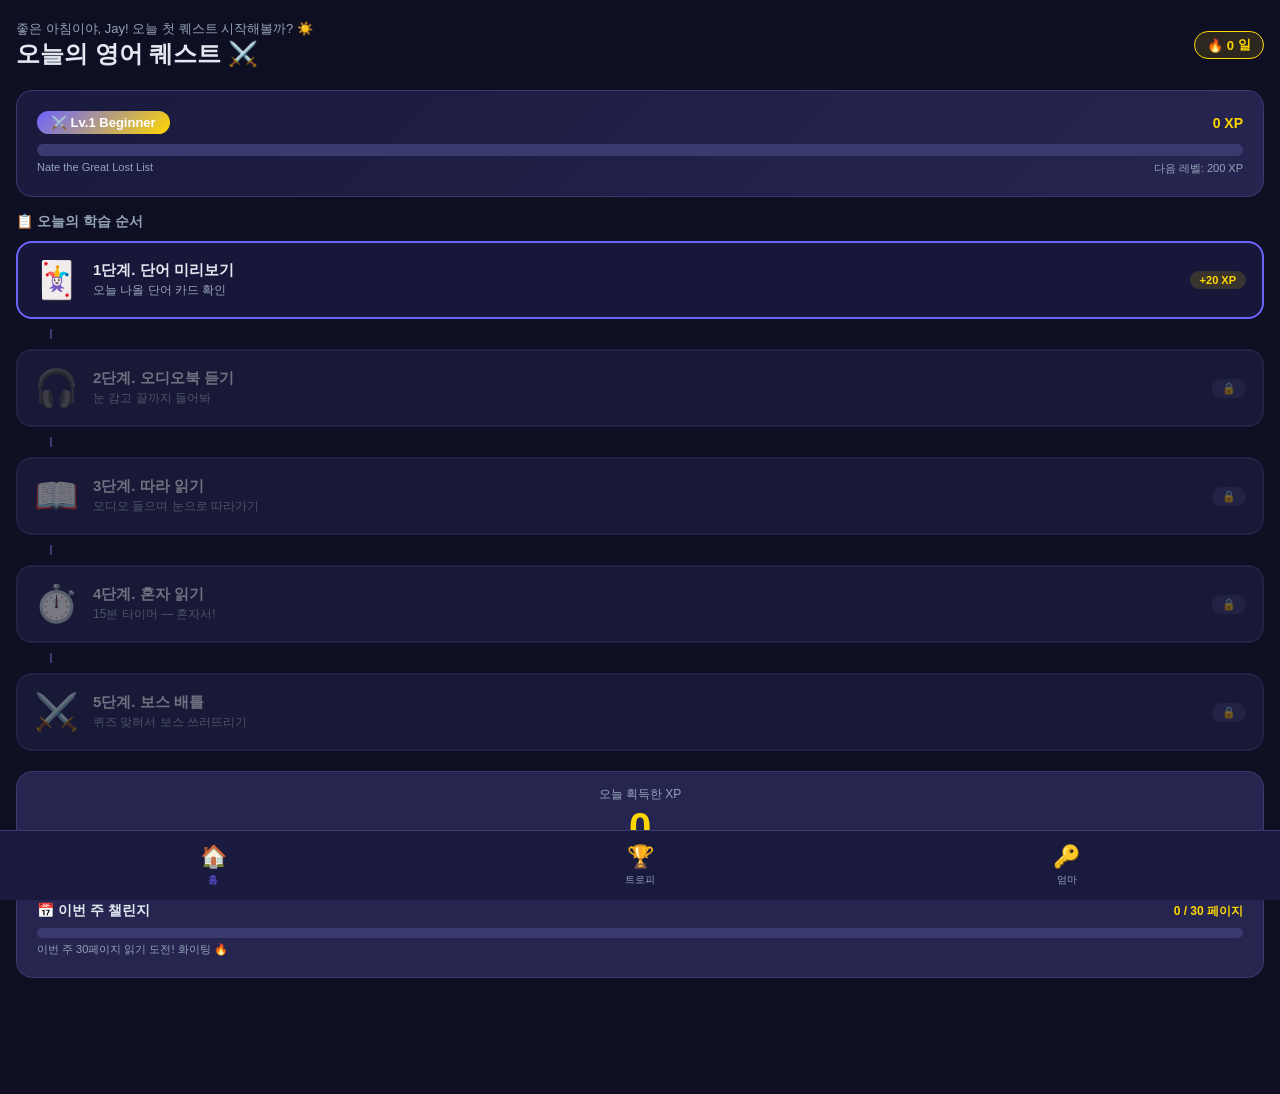
<file: index.html>
<!DOCTYPE html>
<html lang="ko">
<head>
  <meta charset="UTF-8">
  <meta name="viewport" content="width=device-width, initial-scale=1.0, maximum-scale=1.0, user-scalable=no">
  <meta name="apple-mobile-web-app-capable" content="yes">
  <meta name="apple-mobile-web-app-status-bar-style" content="black-translucent">
  <meta name="apple-mobile-web-app-title" content="Jay's Quest">
  <meta name="theme-color" content="#0f0f23">
  <link rel="manifest" href="manifest.json">
  <title>Jay's English Quest</title>
  <style>
    :root {
      --bg: #0f0f23;
      --surface: #1a1a3e;
      --card: #252550;
      --border: #3a3a6e;
      --primary: #6c63ff;
      --accent: #ffd700;
      --success: #4ade80;
      --danger: #f87171;
      --text: #e2e8f0;
      --text-muted: #94a3b8;
      --nav-height: 70px;
    }
    * { box-sizing: border-box; margin: 0; padding: 0; -webkit-tap-highlight-color: transparent; }
    body {
      font-family: -apple-system, BlinkMacSystemFont, 'Segoe UI', sans-serif;
      background: var(--bg);
      color: var(--text);
      min-height: 100vh;
      overflow-x: hidden;
    }
    .screen {
      display: none;
      min-height: calc(100vh - var(--nav-height));
      padding: 20px 16px;
      padding-bottom: calc(var(--nav-height) + 30px);
      padding-top: max(env(safe-area-inset-top, 0px), 20px);
      overflow-y: auto;
    }
    .screen.active { display: block; }
    .bottom-nav {
      position: fixed;
      bottom: 0; left: 0; right: 0;
      height: var(--nav-height);
      background: var(--surface);
      border-top: 1px solid var(--border);
      display: flex;
      align-items: center;
      justify-content: space-around;
      padding-bottom: env(safe-area-inset-bottom, 0);
      z-index: 100;
    }
    .nav-btn {
      flex: 1;
      display: flex;
      flex-direction: column;
      align-items: center;
      gap: 3px;
      padding: 8px 0;
      background: none;
      border: none;
      color: var(--text-muted);
      font-size: 10px;
      cursor: pointer;
      transition: color 0.2s;
    }
    .nav-btn .icon { font-size: 22px; }
    .nav-btn.active { color: var(--primary); }
    .card {
      background: var(--card);
      border-radius: 16px;
      padding: 20px;
      margin-bottom: 16px;
      border: 1px solid var(--border);
    }
    .xp-bar-bg {
      background: var(--border);
      border-radius: 100px;
      height: 12px;
      overflow: hidden;
    }
    .xp-bar-fill {
      height: 100%;
      background: linear-gradient(90deg, var(--primary), var(--accent));
      border-radius: 100px;
      transition: width 0.8s ease;
    }
    .btn {
      display: inline-flex;
      align-items: center;
      justify-content: center;
      gap: 8px;
      padding: 14px 24px;
      border-radius: 12px;
      border: none;
      font-size: 16px;
      font-weight: 600;
      cursor: pointer;
      transition: transform 0.1s, opacity 0.2s;
      width: 100%;
    }
    .btn:active { transform: scale(0.97); }
    .btn:disabled { opacity: 0.5; cursor: default; }
    .btn-primary { background: var(--primary); color: white; }
    .btn-success { background: var(--success); color: #0f0f23; }
    .btn-accent { background: var(--accent); color: #0f0f23; }
    .btn-outline { background: transparent; border: 2px solid var(--border); color: var(--text); }
    .level-badge {
      display: inline-flex;
      align-items: center;
      gap: 6px;
      background: linear-gradient(135deg, var(--primary), var(--accent));
      border-radius: 100px;
      padding: 4px 14px;
      font-size: 13px;
      font-weight: 700;
      color: white;
    }
    .activity-row {
      display: flex;
      align-items: center;
      justify-content: space-between;
      padding: 14px 0;
      border-bottom: 1px solid var(--border);
      cursor: pointer;
    }
    .activity-row:last-child { border-bottom: none; }
    .activity-check {
      width: 28px; height: 28px;
      border-radius: 50%;
      display: flex;
      align-items: center;
      justify-content: center;
      font-size: 14px;
      font-weight: bold;
    }
    .check-done { background: var(--success); color: #0f0f23; }
    .check-pending { background: var(--border); color: var(--text-muted); }
    /* Flashcard */
    .flip-card-container { perspective: 1000px; height: 210px; margin-bottom: 24px; }
    .flip-card {
      width: 100%; height: 100%;
      position: relative;
      transform-style: preserve-3d;
      transition: transform 0.6s ease;
      cursor: pointer;
    }
    .flip-card.flipped { transform: rotateY(180deg); }
    .flip-card-front, .flip-card-back {
      position: absolute;
      width: 100%; height: 100%;
      backface-visibility: hidden;
      border-radius: 20px;
      display: flex;
      flex-direction: column;
      align-items: center;
      justify-content: center;
      padding: 24px;
      text-align: center;
    }
    .flip-card-front { background: linear-gradient(135deg, var(--primary), #9c5fff); }
    .flip-card-back { background: linear-gradient(135deg, #1e3a5f, #2d5986); transform: rotateY(180deg); }
    .word-text { font-size: 34px; font-weight: 800; color: white; margin-bottom: 8px; }
    .word-hint { font-size: 13px; color: rgba(255,255,255,0.65); }
    .meaning-text { font-size: 26px; font-weight: 700; color: white; margin-bottom: 10px; }
    .example-text { font-size: 13px; color: rgba(255,255,255,0.8); font-style: italic; line-height: 1.5; }
    /* Timer */
    .timer-display {
      font-size: 72px;
      font-weight: 800;
      text-align: center;
      color: var(--accent);
      font-variant-numeric: tabular-nums;
      letter-spacing: -2px;
      margin: 8px 0 20px;
    }
    .timer-ring { transform: rotate(-90deg); }
    .timer-ring-bg { fill: none; stroke: var(--border); stroke-width: 8; }
    .timer-ring-progress {
      fill: none; stroke: var(--accent); stroke-width: 8;
      stroke-linecap: round;
      transition: stroke-dashoffset 1s linear;
    }
    /* XP Popup */
    .xp-popup {
      position: fixed;
      top: 50%; left: 50%;
      transform: translate(-50%, -50%) scale(0);
      background: linear-gradient(135deg, var(--primary), var(--accent));
      border-radius: 24px;
      padding: 36px 48px;
      text-align: center;
      z-index: 1000;
      transition: transform 0.3s cubic-bezier(0.34, 1.56, 0.64, 1);
    }
    .xp-popup.show { transform: translate(-50%, -50%) scale(1); }
    .xp-popup-text { font-size: 52px; font-weight: 800; color: white; }
    .xp-popup-sub { font-size: 18px; color: rgba(255,255,255,0.9); margin-top: 6px; }
    .overlay {
      position: fixed; inset: 0;
      background: rgba(0,0,0,0.7);
      z-index: 999;
      display: none;
    }
    .overlay.show { display: block; }
    /* Mission */
    .mission-card {
      background: var(--card);
      border: 2px solid var(--border);
      border-radius: 16px;
      padding: 18px;
      margin-bottom: 12px;
      cursor: pointer;
      transition: border-color 0.2s, transform 0.1s;
    }
    .mission-card:active { transform: scale(0.98); }
    .mission-card.selected { border-color: var(--primary); background: rgba(108,99,255,0.1); }
    .mission-title { font-size: 16px; font-weight: 700; margin-bottom: 4px; }
    .mission-xp { font-size: 13px; color: var(--accent); font-weight: 600; }
    .mission-desc { font-size: 13px; color: var(--text-muted); margin-top: 6px; line-height: 1.5; }
    /* Stats */
    .stat-grid { display: grid; grid-template-columns: 1fr 1fr; gap: 12px; margin-bottom: 20px; }
    .stat-card {
      background: var(--card);
      border-radius: 16px;
      padding: 20px 16px;
      text-align: center;
      border: 1px solid var(--border);
    }
    .stat-value { font-size: 34px; font-weight: 800; color: var(--accent); }
    .stat-label { font-size: 12px; color: var(--text-muted); margin-top: 4px; }
    /* Calendar */
    .calendar-grid { display: grid; grid-template-columns: repeat(7, 1fr); gap: 6px; }
    .cal-day {
      aspect-ratio: 1;
      border-radius: 8px;
      display: flex;
      align-items: center;
      justify-content: center;
      font-size: 11px;
      font-weight: 600;
      background: var(--border);
      color: var(--text-muted);
    }
    .cal-day.done { background: var(--success); color: #0f0f23; }
    .cal-day.today { border: 2px solid var(--primary); }
    /* Badge Grid */
    .badge-grid { display: grid; grid-template-columns: repeat(3, 1fr); gap: 10px; }
    .badge-item { text-align: center; padding: 12px 6px; background: var(--surface); border-radius: 14px; border: 1px solid var(--border); }
    .badge-item.unlocked { border-color: var(--accent); background: rgba(255,215,0,0.08); }
    .badge-item.locked { opacity: 0.35; filter: grayscale(0.6); }
    .badge-emoji { font-size: 26px; margin-bottom: 4px; }
    .badge-name { font-size: 10px; font-weight: 700; line-height: 1.3; color: var(--text-muted); }
    .badge-item.unlocked .badge-name { color: var(--accent); }
    /* Weekly Challenge */
    .challenge-bar-bg { background: var(--border); border-radius: 100px; height: 10px; overflow: hidden; margin: 8px 0 4px; }
    .challenge-bar-fill { height: 100%; border-radius: 100px; background: linear-gradient(90deg, var(--primary), #9c5fff); transition: width 0.5s; }
    /* Analytics Chart */
    .analytics-bar-wrap { display: flex; align-items: flex-end; gap: 4px; height: 60px; margin: 8px 0; }
    .analytics-bar { flex: 1; background: var(--primary); border-radius: 4px 4px 0 0; min-height: 2px; transition: height 0.3s; }
    /* Mom Mode */
    .mom-input {
      background: var(--surface);
      border: 1px solid var(--border);
      border-radius: 12px;
      padding: 12px 16px;
      color: var(--text);
      font-size: 15px;
      width: 100%;
      margin-bottom: 12px;
      outline: none;
    }
    .mom-input:focus { border-color: var(--primary); }
    .mom-label { font-size: 13px; color: var(--text-muted); margin-bottom: 6px; display: block; }
    .section-title {
      font-size: 22px;
      font-weight: 800;
      margin-bottom: 20px;
      display: flex;
      align-items: center;
      gap: 8px;
    }
    .streak-badge {
      display: inline-flex;
      align-items: center;
      gap: 4px;
      background: rgba(255,215,0,0.12);
      border: 1px solid var(--accent);
      border-radius: 100px;
      padding: 4px 12px;
      font-size: 13px;
      color: var(--accent);
      font-weight: 600;
    }
    .word-item {
      display: flex;
      align-items: center;
      justify-content: space-between;
      padding: 10px 12px;
      background: var(--surface);
      border-radius: 10px;
      margin-bottom: 8px;
      border: 1px solid var(--border);
    }
    .delete-btn { background: none; border: none; color: var(--danger); font-size: 18px; cursor: pointer; padding: 4px 8px; }
    /* PIN */
    .pin-screen {
      display: none;
      position: fixed; inset: 0;
      background: var(--bg);
      z-index: 500;
      align-items: center;
      justify-content: center;
      flex-direction: column;
      gap: 24px;
    }
    .pin-screen.show { display: flex; }
    .pin-dots { display: flex; gap: 16px; }
    .pin-dot {
      width: 16px; height: 16px;
      border-radius: 50%;
      border: 2px solid var(--primary);
      transition: background 0.15s;
    }
    .pin-dot.filled { background: var(--primary); }
    .pin-keypad { display: grid; grid-template-columns: repeat(3, 1fr); gap: 12px; width: 280px; }
    .pin-key {
      background: var(--card);
      border: 1px solid var(--border);
      border-radius: 14px;
      padding: 18px;
      font-size: 22px;
      font-weight: 700;
      color: var(--text);
      cursor: pointer;
      text-align: center;
      transition: background 0.1s, transform 0.1s;
    }
    .pin-key:active { background: var(--primary); transform: scale(0.95); }
    /* Animations */
    @keyframes float-up {
      0% { opacity: 1; transform: translateY(0); }
      100% { opacity: 0; transform: translateY(-70px); }
    }
    .float-xp {
      position: fixed;
      font-size: 24px;
      font-weight: 800;
      color: var(--accent);
      pointer-events: none;
      animation: float-up 1.5s ease forwards;
      z-index: 2000;
    }
    @keyframes levelup-bounce {
      0%,100% { transform: scale(1); }
      50% { transform: scale(1.08); }
    }
    .progress-text { text-align: center; font-size: 14px; color: var(--text-muted); margin-bottom: 16px; }
    .ws-dots-row { display: flex; justify-content: center; gap: 8px; }
    /* Mission textarea */
    .mission-textarea {
      width: 100%; box-sizing: border-box;
      background: var(--surface); border: 2px solid var(--border);
      border-radius: 12px; color: var(--text); font-size: 15px;
      padding: 12px; margin-top: 12px; resize: none;
      font-family: inherit; line-height: 1.6; min-height: 90px;
      transition: border-color 0.2s;
    }
    .mission-textarea:focus { outline: none; border-color: var(--primary); }
    .mission-textarea::placeholder { color: var(--text-muted); }
    .char-hint { font-size: 12px; color: var(--text-muted); margin-top: 6px; text-align: right; }
    .word-hint-tag {
      display: inline-block; background: rgba(108,99,255,0.15);
      border: 1px solid var(--primary); border-radius: 20px;
      padding: 3px 10px; font-size: 13px; color: var(--primary);
      font-weight: 600; margin-bottom: 8px;
    }
    /* Submission review (Mom Mode) */
    .submission-card {
      background: var(--surface); border: 2px solid var(--border);
      border-radius: 14px; padding: 16px; margin-bottom: 14px;
    }
    .submission-card .sub-text {
      background: var(--card); border-radius: 10px;
      padding: 10px 12px; font-size: 14px; line-height: 1.7;
      color: var(--text); margin: 10px 0; white-space: pre-wrap;
      border-left: 3px solid var(--primary);
    }
    .xp-btn-group { display: flex; gap: 8px; margin: 10px 0; }
    .xp-btn {
      flex: 1; padding: 8px 0; border: 2px solid var(--border);
      border-radius: 10px; background: var(--card); color: var(--text);
      font-size: 14px; font-weight: 700; cursor: pointer; transition: all 0.15s;
    }
    .xp-btn.selected { border-color: var(--accent); background: rgba(255,215,0,0.12); color: var(--accent); }
    .praise-input {
      width: 100%; box-sizing: border-box; background: var(--surface);
      border: 1px solid var(--border); border-radius: 10px; color: var(--text);
      font-size: 13px; padding: 10px; font-family: inherit; resize: none; height: 56px;
    }
    .praise-input:focus { outline: none; border-color: var(--primary); }
    /* Praise popup */
    .praise-popup {
      position: fixed; top: 50%; left: 50%;
      transform: translate(-50%, -50%) scale(0.8);
      background: var(--card); border: 2px solid var(--accent);
      border-radius: 20px; padding: 32px 24px; text-align: center;
      z-index: 300; min-width: 280px; max-width: 340px;
      box-shadow: 0 8px 32px rgba(0,0,0,0.5);
      opacity: 0; pointer-events: none; transition: all 0.3s;
    }
    .praise-popup.show { opacity: 1; pointer-events: auto; transform: translate(-50%,-50%) scale(1); }
    .praise-msg-box {
      background: var(--surface); border-radius: 12px;
      padding: 12px 16px; margin: 12px 0;
      font-size: 15px; color: var(--text); line-height: 1.6; font-style: italic;
    }
    @keyframes float {
      0%,100% { transform: translateY(0); }
      50%      { transform: translateY(-8px); }
    }
    /* ── QUEST STEPS ── */
    .quest-steps { display: flex; flex-direction: column; gap: 10px; margin-bottom: 20px; }
    .quest-step {
      display: flex; align-items: center; gap: 14px;
      background: var(--card); border: 2px solid var(--border);
      border-radius: 16px; padding: 16px;
      cursor: pointer; transition: border-color 0.2s, transform 0.1s, opacity 0.2s;
      position: relative;
    }
    .quest-step:active { transform: scale(0.98); }
    .quest-step.active-step { border-color: var(--primary); background: rgba(108,99,255,0.1); }
    .quest-step.done-step  { border-color: var(--success); background: rgba(74,222,128,0.07); opacity: 0.75; }
    .quest-step.locked-step { opacity: 0.45; cursor: not-allowed; }
    .step-icon { font-size: 36px; flex-shrink: 0; }
    .step-body { flex: 1; }
    .step-title { font-size: 15px; font-weight: 700; }
    .step-desc  { font-size: 12px; color: var(--text-muted); margin-top: 2px; }
    .step-badge {
      font-size: 11px; font-weight: 700; padding: 3px 10px;
      border-radius: 100px; flex-shrink: 0;
    }
    .badge-todo   { background: rgba(108,99,255,0.15); color: var(--primary); }
    .badge-done   { background: rgba(74,222,128,0.2);  color: var(--success); }
    .badge-locked { background: var(--border); color: var(--text-muted); }
    .badge-xp     { background: rgba(255,215,0,0.15);  color: var(--accent); }
    /* Connector line between steps */
    .step-connector {
      width: 2px; height: 10px; background: var(--border);
      margin: 0 auto; margin-left: 34px;
    }
    /* Listening mode */
    .timer-ring-progress.listening-mode { stroke: var(--primary); }
    .timer-display.listening-mode { color: var(--primary); }
    .mode-toggle-btn {
      flex:1; padding:10px 8px; border:2px solid var(--border);
      border-radius:12px; background:var(--card); color:var(--text-muted);
      font-size:14px; font-weight:600; cursor:pointer; transition:all 0.15s;
    }
    .mode-toggle-btn.active-read  { border-color:var(--accent);  background:rgba(255,215,0,0.1);  color:var(--accent);  }
    .mode-toggle-btn.active-listen{ border-color:var(--primary); background:rgba(108,99,255,0.1); color:var(--primary); }
  </style>
</head>
<body>

<!-- PIN Screen -->
<div class="pin-screen" id="pinScreen">
  <div style="font-size:28px;font-weight:800;">🔑 엄마 모드</div>
  <div style="font-size:14px;color:var(--text-muted)">PIN 4자리를 입력하세요</div>
  <div class="pin-dots">
    <div class="pin-dot" id="dot0"></div>
    <div class="pin-dot" id="dot1"></div>
    <div class="pin-dot" id="dot2"></div>
    <div class="pin-dot" id="dot3"></div>
  </div>
  <div class="pin-keypad">
    <div class="pin-key" onclick="pinInput('1')">1</div>
    <div class="pin-key" onclick="pinInput('2')">2</div>
    <div class="pin-key" onclick="pinInput('3')">3</div>
    <div class="pin-key" onclick="pinInput('4')">4</div>
    <div class="pin-key" onclick="pinInput('5')">5</div>
    <div class="pin-key" onclick="pinInput('6')">6</div>
    <div class="pin-key" onclick="pinInput('7')">7</div>
    <div class="pin-key" onclick="pinInput('8')">8</div>
    <div class="pin-key" onclick="pinInput('9')">9</div>
    <div class="pin-key" onclick="pinCancel()" style="font-size:14px;color:var(--text-muted)">취소</div>
    <div class="pin-key" onclick="pinInput('0')">0</div>
    <div class="pin-key" onclick="pinDelete()">⌫</div>
  </div>
</div>

<!-- Praise Overlay -->
<div class="overlay" id="overlay-praise"></div>
<div class="praise-popup" id="praisePopup">
  <div style="font-size:64px;margin-bottom:8px;">🎉</div>
  <div id="praisePopupTitle" style="font-size:22px;font-weight:800;margin-bottom:4px;">엄마/아빠가 칭찬했어!</div>
  <div id="praisePopupMission" style="font-size:13px;color:var(--text-muted);margin-bottom:8px;display:none;"></div>
  <div id="praisePopupStars" style="font-size:24px;margin-bottom:8px;display:none;"></div>
  <div id="praisePopupXp" style="font-size:28px;font-weight:900;color:var(--accent);margin-bottom:8px;"></div>
  <div id="praisePopupMsg" class="praise-msg-box" style="display:none;"></div>
  <button class="btn btn-primary" onclick="closePraisePopup()" style="margin-top:8px;">최고야! 🙌</button>
</div>

<!-- XP Overlay -->
<div class="overlay" id="overlay" onclick="closeXpPopup()"></div>
<div class="xp-popup" id="xpPopup">
  <div class="xp-popup-text" id="xpPopupText">+25 XP</div>
  <div class="xp-popup-sub" id="xpPopupSub">읽기 완료!</div>
  <button class="btn btn-accent" style="margin-top:20px;width:auto;padding:12px 32px;" onclick="closeXpPopup()">👍 좋아!</button>
</div>

<!-- ===== HOME ===== -->
<div class="screen active" id="screen-home">
  <div style="display:flex;align-items:center;justify-content:space-between;margin-bottom:20px;">
    <div>
      <div style="font-size:13px;color:var(--text-muted);" id="greeting-text">안녕, Jay!</div>
      <div style="font-size:24px;font-weight:800;">오늘의 영어 퀘스트 ⚔️</div>
    </div>
    <div class="streak-badge">🔥 <span id="streak-count">0</span>일</div>
  </div>

  <!-- Level + XP -->
  <div class="card" style="background:linear-gradient(135deg,#1a1a3e,#252550);margin-bottom:16px;">
    <div style="display:flex;align-items:center;justify-content:space-between;margin-bottom:10px;">
      <div class="level-badge" id="home-level-badge">⚔️ Lv.1 Beginner</div>
      <div style="font-size:14px;color:var(--accent);font-weight:700;"><span id="home-xp">0</span> XP</div>
    </div>
    <div class="xp-bar-bg">
      <div class="xp-bar-fill" id="home-xp-bar" style="width:0%"></div>
    </div>
    <div style="display:flex;justify-content:space-between;margin-top:5px;font-size:11px;color:var(--text-muted);">
      <span id="today-book-info">Nate the Great Lost List</span>
      <span>다음 레벨: <span id="home-next-xp">200</span> XP</span>
    </div>
  </div>

  <!-- Quest Steps -->
  <div style="font-size:14px;font-weight:700;color:var(--text-muted);margin-bottom:10px;">📋 오늘의 학습 순서</div>
  <div class="quest-steps" id="quest-steps-container">
    <!-- JS로 렌더링 -->
  </div>

  <!-- Today XP -->
  <div class="card" style="text-align:center;padding:14px;">
    <div style="font-size:12px;color:var(--text-muted);margin-bottom:2px;">오늘 획득한 XP</div>
    <div style="font-size:40px;font-weight:800;color:var(--accent);" id="today-xp-display">0</div>
  </div>

  <!-- Weekly Challenge -->
  <div class="card" id="weekly-challenge-card" style="display:none;">
    <div style="display:flex;justify-content:space-between;align-items:center;margin-bottom:4px;">
      <div style="font-size:14px;font-weight:700;">📅 이번 주 챌린지</div>
      <div style="font-size:12px;color:var(--accent);font-weight:700;" id="wc-pages-text">0 / 30 페이지</div>
    </div>
    <div class="challenge-bar-bg">
      <div class="challenge-bar-fill" id="wc-bar" style="width:0%"></div>
    </div>
    <div style="font-size:11px;color:var(--text-muted);" id="wc-status">이번 주 30페이지 읽기 도전!</div>
  </div>
</div>

<!-- ===== LISTEN (STEP 2) ===== -->
<div class="screen" id="screen-listen">
  <div style="display:flex;align-items:center;gap:10px;margin-bottom:20px;">
    <button onclick="navigate('home')" style="background:none;border:none;color:var(--text-muted);font-size:22px;cursor:pointer;padding:0;">←</button>
    <div class="section-title" style="margin:0;">🎧 듣기</div>
  </div>

  <div class="card" style="background:rgba(108,99,255,0.1);border-color:var(--primary);margin-bottom:16px;">
    <div style="font-size:14px;color:var(--primary);font-weight:600;">🎧 듣기 미션</div>
    <div style="font-size:13px;color:var(--text-muted);margin-top:4px;line-height:1.6;">
      오디오북을 <b>끝까지</b> 들어봐!<br>
      모르는 단어가 나와도 괜찮아 — 그냥 쭉 들으면 돼 😊
    </div>
  </div>

  <div id="listen-player-area"></div>

  <div id="listen-done-area" style="display:none;text-align:center;padding:30px 0;">
    <div style="font-size:64px;margin-bottom:12px;">🎉</div>
    <div style="font-size:20px;font-weight:800;margin-bottom:8px;">듣기 완료!</div>
    <div style="font-size:14px;color:var(--text-muted);margin-bottom:24px;">이제 따라읽기 할 준비가 됐어!</div>
    <button class="btn btn-primary" onclick="navigate('home')">🏠 홈으로</button>
  </div>

  <div id="listen-btn-area">
    <button class="btn btn-success" style="margin-top:16px;" onclick="completeListen()">
      ✅ 다 들었어요! (+15 XP)
    </button>
  </div>
</div>

<!-- ===== WORD SCOUT ===== -->
<div class="screen" id="screen-wordscout">
  <div class="section-title">⚔️ Word Scout</div>

  <div class="card" style="background:rgba(108,99,255,0.1);border-color:var(--primary);margin-bottom:16px;">
    <div style="font-size:14px;color:var(--primary);font-weight:600;">⚔️ Word Scout 미션</div>
    <div style="font-size:13px;color:var(--text-muted);margin-top:4px;line-height:1.8;">
      오늘 책에 나올 단어들이야! 👀<br>
      카드를 <b>탭</b>해서 뜻 확인 →<br>
      알면 <b style="color:var(--success)">✅ 알아요!</b> &nbsp; 어려우면 <b style="color:var(--accent)">🤔 어려워요</b>
    </div>
  </div>

  <div id="no-words-state" style="text-align:center;padding:60px 20px;">
    <div style="font-size:64px;margin-bottom:16px;">😴</div>
    <div style="font-size:18px;font-weight:700;margin-bottom:8px;">단어가 없어요</div>
    <div style="font-size:14px;color:var(--text-muted)">엄마한테 단어 입력해달라고 말해줘!</div>
  </div>

  <div id="wordscout-active" style="display:none;">
    <div class="progress-text">
      <span id="ws-current">1</span> / <span id="ws-total">5</span> 단어
    </div>
    <div class="flip-card-container">
      <div class="flip-card" id="flipCard" onclick="flipCard()">
        <div class="flip-card-front">
          <div style="font-size:12px;color:rgba(255,255,255,0.6);margin-bottom:10px;">👆 탭해서 뜻 확인</div>
          <div class="word-text" id="ws-word">word</div>
          <div class="word-hint" id="ws-hint"></div>
        </div>
        <div class="flip-card-back">
          <div class="meaning-text" id="ws-meaning">뜻</div>
          <div class="example-text" id="ws-example"></div>
        </div>
      </div>
    </div>
    <div style="margin-bottom:6px;text-align:center;font-size:11px;color:var(--text-muted);">다음 복습까지: <span id="ws-next-review"></span></div>
    <div style="display:grid;grid-template-columns:1fr 1fr 1fr 1fr;gap:8px;margin-bottom:20px;">
      <button class="btn" style="background:rgba(248,113,113,0.2);color:var(--danger);font-size:13px;padding:10px 4px;" onclick="wsRate(0)">🔁<br><span style="font-size:10px;">Again</span></button>
      <button class="btn" style="background:rgba(251,191,36,0.2);color:#fbbf24;font-size:13px;padding:10px 4px;" onclick="wsRate(1)">😓<br><span style="font-size:10px;">Hard</span></button>
      <button class="btn" style="background:rgba(74,222,128,0.2);color:var(--success);font-size:13px;padding:10px 4px;" onclick="wsRate(2)">✅<br><span style="font-size:10px;">Good</span></button>
      <button class="btn" style="background:rgba(108,99,255,0.2);color:var(--primary);font-size:13px;padding:10px 4px;" onclick="wsRate(3)">⚡<br><span style="font-size:10px;">Easy</span></button>
    </div>
    <div class="ws-dots-row" id="ws-dots"></div>
  </div>

  <div id="wordscout-done" style="display:none;text-align:center;padding:40px 20px;">
    <div style="font-size:64px;margin-bottom:16px;">🎉</div>
    <div style="font-size:22px;font-weight:800;margin-bottom:8px;">Word Scout 완료!</div>
    <div style="font-size:14px;color:var(--text-muted);margin-bottom:6px;">
      <span id="ws-known-count">0</span>개 알고, <span id="ws-unknown-count">0</span>개 새로 배웠어요
    </div>
    <div style="font-size:14px;color:var(--accent);margin-bottom:32px;">이 단어들이 오늘 책에 나올 거야 👀</div>
    <button class="btn btn-primary" onclick="navigate('reading')">📖 읽기 하러 가기</button>
    <button class="btn btn-outline" style="margin-top:12px;" onclick="wsRestart()">🔄 다시 보기</button>
  </div>
</div>

<!-- ===== READING ===== -->
<div class="screen" id="screen-reading">
  <div class="section-title">📖 읽기 타이머</div>

  <div style="display:flex;gap:8px;margin-bottom:16px;">
    <button class="mode-toggle-btn active-read" id="mode-btn-read" onclick="setReadingMode('reading')">📖 읽기</button>
    <button class="mode-toggle-btn" id="mode-btn-listen" onclick="setReadingMode('listening')">🎧 듣기+읽기</button>
  </div>

  <div id="solo-guide-card" style="display:none;" class="card" style="background:rgba(255,215,0,0.08);border-color:var(--accent);margin-bottom:12px;">
    <div style="font-size:14px;color:var(--accent);font-weight:600;">⏱️ 혼자 읽기 미션</div>
    <div style="font-size:13px;color:var(--text-muted);margin-top:4px;line-height:1.8;">
      ▶ 버튼 눌러서 타이머 시작! ⏱️<br>
      모르는 단어가 나오면 <b style="color:var(--danger)">❓ 버튼</b> 눌러줘<br>
      타이머 끝나면 완료 버튼이 나타나!
    </div>
  </div>

  <div id="follow-guide-card" style="display:none;" class="card" style="background:rgba(74,222,128,0.08);border-color:var(--success);margin-bottom:12px;">
    <div style="font-size:14px;color:var(--success);font-weight:600;">📖 따라 읽기 미션</div>
    <div style="font-size:13px;color:var(--text-muted);margin-top:4px;line-height:1.8;">
      🔊 버튼으로 문장을 들어봐 → 큰 소리로 따라 읽기!<br>
      문장을 끝까지 읽고 ✅ 버튼을 눌러봐 😊<br>
      <b style="color:var(--accent)">⏱ 10분 이상 + 문장 완주</b>하면 완료 버튼이 나타나!
    </div>
  </div>

  <div id="sentence-nav" style="display:none;margin-bottom:16px;">
    <div class="card" style="background:linear-gradient(135deg,#1a3a1a,#1e401e);border-color:var(--success);padding:20px;">
      <div style="display:flex;justify-content:space-between;align-items:center;margin-bottom:12px;">
        <span style="font-size:12px;color:var(--success);font-weight:700;">📖 따라읽기</span>
        <span id="sent-progress" style="font-size:12px;color:var(--text-muted);">1 / 1</span>
      </div>
      <div id="sent-text" style="font-size:20px;font-weight:700;color:white;line-height:1.6;min-height:56px;margin-bottom:16px;text-align:center;">-</div>
      <div style="text-align:center;margin-bottom:14px;">
        <button onclick="speakCurrentSentence()" style="background:rgba(74,222,128,0.2);border:2px solid var(--success);border-radius:12px;padding:10px 24px;color:var(--success);font-size:16px;font-weight:700;cursor:pointer;">🔊 들어봐!</button>
      </div>
      <div style="font-size:12px;color:rgba(255,255,255,0.5);text-align:center;margin-bottom:14px;">🎤 큰 소리로 따라 읽어봐!</div>
      <div style="display:grid;grid-template-columns:1fr auto 1fr;gap:8px;align-items:center;">
        <button id="sent-prev-btn" onclick="sentNav(-1)" class="btn btn-outline" style="padding:10px;font-size:13px;">← 이전</button>
        <div id="sent-dots" style="display:flex;gap:4px;justify-content:center;flex-wrap:wrap;max-width:120px;"></div>
        <button id="sent-next-btn" onclick="sentNav(1)" class="btn btn-success" style="padding:10px;font-size:13px;">다음 →</button>
      </div>
    </div>
  </div>

  <!-- YouTube Player (🎧 모드 시 표시) -->
  <div id="youtube-player" style="display:none;margin-bottom:16px;"></div>

  <div class="card" style="background:linear-gradient(135deg,#1a1a3e,#252550);">
    <div style="font-size:12px;color:var(--text-muted);margin-bottom:4px;">오늘 읽을 책</div>
    <div style="font-size:18px;font-weight:700;" id="reading-book-title">Big Nate</div>
    <div style="font-size:13px;color:var(--text-muted);margin-top:2px;" id="reading-chapter-info"></div>
  </div>

  <div style="display:flex;justify-content:center;">
    <svg width="200" height="200" class="timer-ring">
      <circle class="timer-ring-bg" cx="100" cy="100" r="88"/>
      <circle class="timer-ring-progress" id="timerRingProgress" cx="100" cy="100" r="88"
        stroke-dasharray="553" stroke-dashoffset="0"/>
    </svg>
  </div>
  <div class="timer-display" id="timer-display">15:00</div>

  <div style="display:grid;grid-template-columns:1fr 1fr;gap:12px;margin-bottom:12px;">
    <button class="btn btn-primary" id="timer-start-btn" onclick="timerToggle()">▶ 시작</button>
    <button class="btn btn-outline" onclick="timerReset()">↺ 초기화</button>
  </div>

  <button class="btn" style="background:rgba(248,113,113,0.12);color:var(--danger);border:1px solid var(--danger);margin-bottom:12px;" onclick="reportUnknownWord()">
    ❓ 모르는 단어 나왔어요!
  </button>

  <button class="btn btn-success" id="reading-complete-btn" onclick="completeReading()" style="display:none;">
    ✅ 읽기 완료! (+25 XP)
  </button>

  <div id="reading-log-form" style="display:none;margin-top:16px;">
    <div class="card" style="padding:16px;">
      <div style="font-size:15px;font-weight:700;margin-bottom:12px;">📄 오늘 읽은 페이지 기록</div>
      <div style="display:grid;grid-template-columns:1fr 1fr;gap:10px;margin-bottom:12px;">
        <div>
          <label class="mom-label">시작 페이지</label>
          <input class="mom-input" id="page-start" type="number" min="1" placeholder="예: 1" style="margin-bottom:0;">
        </div>
        <div>
          <label class="mom-label">끝 페이지</label>
          <input class="mom-input" id="page-end" type="number" min="1" placeholder="예: 15" style="margin-bottom:0;">
        </div>
      </div>
      <div style="display:flex;align-items:center;gap:10px;margin-bottom:12px;padding:10px;background:var(--surface);border-radius:10px;">
        <input type="checkbox" id="is-reread" style="width:20px;height:20px;accent-color:var(--accent);cursor:pointer;">
        <label for="is-reread" style="font-size:14px;color:var(--text);cursor:pointer;">
          📚 이미 읽은 부분 다시 읽기 (재독) <span style="color:var(--accent);font-weight:700;">+15 XP!</span>
        </label>
      </div>
      <button class="btn btn-accent" onclick="submitReadingLog()">📝 기록하기!</button>
    </div>
  </div>

  <div id="unknown-words-section" style="display:none;margin-top:8px;">
    <div style="font-size:13px;font-weight:700;color:var(--text-muted);margin-bottom:8px;">📝 모른 단어 메모</div>
    <div id="unknown-words-list"></div>
  </div>
</div>

<!-- ===== MISSION ===== -->
<div class="screen" id="screen-mission">
  <div class="section-title">🎯 미션 클리어</div>

  <div class="card" style="background:rgba(108,99,255,0.1);border-color:var(--primary);margin-bottom:20px;">
    <div style="font-size:14px;color:var(--primary);font-weight:600;">💡 미션 안내</div>
    <div style="font-size:13px;color:var(--text-muted);margin-top:4px;">아래 미션 중 하나를 골라서 완료하면 XP 획득!</div>
  </div>

  <div id="mission-list"></div>
  <div id="mission-complete-area" style="display:none;"></div>
  <div id="mission-done-state" style="display:none;text-align:center;padding:40px 20px;">
    <div style="font-size:64px;margin-bottom:16px;">🏆</div>
    <div style="font-size:22px;font-weight:800;margin-bottom:8px;">오늘 퀘스트 완료!</div>
    <div style="font-size:14px;color:var(--text-muted);margin-bottom:24px;">대단한 Jay! 내일도 도전해봐 💪</div>
    <button class="btn btn-primary" onclick="navigate('trophy')">🏆 트로피 보러 가기</button>
  </div>
</div>

<!-- ===== TROPHY ===== -->
<div class="screen" id="screen-trophy">
  <div class="section-title">🏆 트로피 룸</div>

  <div class="card" style="background:linear-gradient(135deg,var(--primary),#9c5fff);text-align:center;margin-bottom:20px;">
    <div style="font-size:52px;margin-bottom:8px;" id="trophy-level-icon">⚔️</div>
    <div style="font-size:28px;font-weight:800;color:white;" id="trophy-level-name">Lv.1 Beginner</div>
    <div style="font-size:14px;color:rgba(255,255,255,0.8);margin:8px 0;" id="trophy-xp-text">0 / 200 XP</div>
    <div class="xp-bar-bg" style="background:rgba(0,0,0,0.25);">
      <div class="xp-bar-fill" id="trophy-xp-bar" style="width:0%"></div>
    </div>
  </div>

  <div class="card" id="book-progress-card" style="margin-bottom:16px;">
    <div style="font-size:15px;font-weight:700;margin-bottom:10px;">📚 책 진행률</div>
    <div style="font-size:14px;color:var(--text-muted);margin-bottom:6px;" id="book-progress-title">-</div>
    <div class="xp-bar-bg" style="margin-bottom:6px;">
      <div class="xp-bar-fill" id="book-progress-bar" style="width:0%;background:linear-gradient(90deg,#4ade80,#22d3ee);"></div>
    </div>
    <div style="display:flex;justify-content:space-between;font-size:12px;color:var(--text-muted);">
      <span id="book-progress-pages">0 / ? 페이지</span>
      <span id="book-progress-pct">0%</span>
    </div>
  </div>

  <div class="stat-grid">
    <div class="stat-card">
      <div class="stat-value" id="stat-total-xp">0</div>
      <div class="stat-label">총 XP</div>
    </div>
    <div class="stat-card">
      <div class="stat-value" id="stat-streak">0</div>
      <div class="stat-label">🔥 연속 일수</div>
    </div>
    <div class="stat-card">
      <div class="stat-value" id="stat-words">0</div>
      <div class="stat-label">배운 단어</div>
    </div>
    <div class="stat-card">
      <div class="stat-value" id="stat-sessions">0</div>
      <div class="stat-label">완료한 읽기</div>
    </div>
  </div>

  <div class="card">
    <div style="font-size:15px;font-weight:700;margin-bottom:16px;">🗺️ 레벨 로드맵</div>
    <div id="level-roadmap"></div>
  </div>

  <div class="card">
    <div style="font-size:15px;font-weight:700;margin-bottom:16px;">📅 이번 달 기록</div>
    <div class="calendar-grid" id="calendar-grid"></div>
  </div>

  <div class="card">
    <div style="font-size:15px;font-weight:700;margin-bottom:16px;">🏅 배지 컬렉션</div>
    <div class="badge-grid" id="badge-grid"></div>
  </div>
</div>

<!-- ===== MOM MODE ===== -->
<div class="screen" id="screen-mom">
  <div style="display:flex;align-items:center;justify-content:space-between;margin-bottom:20px;">
    <div class="section-title" style="margin:0;">🔑 엄마 모드</div>
    <button onclick="lockMomMode()" style="background:none;border:1px solid var(--border);color:var(--text-muted);padding:6px 14px;border-radius:8px;font-size:13px;cursor:pointer;">잠금</button>
  </div>

  <div class="card">
    <div style="font-size:15px;font-weight:700;margin-bottom:16px;">📖 오늘 읽을 책</div>
    <label class="mom-label">책 제목</label>
    <input class="mom-input" id="mom-book-title" placeholder="예: Nate the Great Lost List" type="text">
    <label class="mom-label">챕터 / 페이지</label>
    <input class="mom-input" id="mom-chapter" placeholder="예: Chapter 3 (p.24~36)" type="text">
    <label class="mom-label">책 총 페이지 수</label>
    <input class="mom-input" id="mom-total-pages" placeholder="예: 80" type="number" min="1">
    <label class="mom-label">🎧 오디오북 YouTube URL</label>
    <input class="mom-input" id="mom-audio-url" placeholder="예: https://youtube.com/watch?v=xxxxx" type="url">
    <div style="font-size:11px;color:var(--text-muted);margin-top:-8px;margin-bottom:12px;">YouTube에서 오디오북 URL을 복사해 붙여넣기 해주세요</div>
    <label class="mom-label">⏱️ 읽기 타이머 (분)</label>
    <input class="mom-input" id="mom-timer-mins" placeholder="기본값: 15분" type="number" min="1" max="60">
    <button class="btn btn-primary" onclick="saveBookSettings()">💾 저장</button>
  </div>

  <div class="card">
    <div style="font-size:15px;font-weight:700;margin-bottom:8px;">🤖 보스 배틀 퀴즈 자동 생성</div>
    <div style="font-size:12px;color:var(--text-muted);margin-bottom:12px;">책 제목 저장 후 아래 버튼으로 AI 퀴즈를 생성하세요</div>
    <label class="mom-label">Gemini API 키</label>
    <input class="mom-input" id="gemini-api-key" type="password" placeholder="AIza...">
    <div style="font-size:11px;color:var(--text-muted);margin-top:-8px;margin-bottom:12px;">aistudio.google.com 에서 무료 발급 · 기기에만 저장됨</div>
    <button class="btn btn-accent" id="gen-quiz-btn" onclick="generateQuizWithGemini()">✨ 퀴즈 자동 생성</button>
    <div id="gen-quiz-status" style="margin-top:10px;font-size:13px;"></div>
  </div>

  <div class="card">
    <div style="font-size:15px;font-weight:700;margin-bottom:4px;">📖 따라 읽기 문장 입력</div>
    <div style="font-size:12px;color:var(--text-muted);margin-bottom:12px;">오늘 Jay가 따라 읽을 문장을 한 줄에 하나씩 입력해주세요</div>
    <textarea class="mom-input" id="mom-sentences" rows="5"
      placeholder="예:&#10;Nate the Great looked for clues.&#10;He walked down the street.&#10;The dog was hiding under the bed."
      style="resize:vertical;font-size:14px;line-height:1.7;"></textarea>
    <button class="btn btn-outline" onclick="saveSentences()" style="margin-top:8px;">💾 문장 저장</button>
  </div>

  <div class="card">
    <div style="font-size:15px;font-weight:700;margin-bottom:4px;">⚔️ Word Scout 단어 입력</div>
    <div style="font-size:12px;color:var(--text-muted);margin-bottom:16px;">오늘 읽을 페이지에서 단어 3~5개</div>
    <label class="mom-label">영어 단어</label>
    <input class="mom-input" id="mom-word" placeholder="예: exercise" type="text">
    <label class="mom-label">한국어 뜻</label>
    <input class="mom-input" id="mom-meaning" placeholder="예: 운동하다" type="text">
    <label class="mom-label">예문 (선택사항)</label>
    <input class="mom-input" id="mom-example" placeholder="예: I exercise every morning." type="text">
    <button class="btn btn-accent" onclick="addWord()" style="margin-bottom:16px;">➕ 단어 추가</button>
    <div id="mom-word-list"></div>
    <button class="btn btn-outline" onclick="clearWords()" style="margin-top:4px;">🗑️ 전체 삭제</button>
  </div>

  <div class="card">
    <div style="font-size:15px;font-weight:700;margin-bottom:16px;">📬 Jay의 미션 답변</div>
    <div id="mom-submissions"><div style="font-size:13px;color:var(--text-muted)">아직 제출된 답변이 없어요</div></div>
  </div>

  <div class="card">
    <div style="font-size:15px;font-weight:700;margin-bottom:12px;">📚 읽기 기록</div>
    <div id="mom-reading-log"></div>
  </div>

  <div class="card">
    <div style="font-size:15px;font-weight:700;margin-bottom:12px;">📖 따라읽기 완료 기록</div>
    <div id="mom-follow-read-log"></div>
  </div>

  <div class="card">
    <div style="font-size:15px;font-weight:700;margin-bottom:12px;">⚠️ Jay가 어려워하는 단어</div>
    <div id="mom-hard-words"></div>
  </div>

  <div class="card">
    <div style="font-size:15px;font-weight:700;margin-bottom:16px;">❓ Jay가 모른 단어</div>
    <div id="mom-unknown-words"><div style="font-size:13px;color:var(--text-muted)">아직 없어요</div></div>
  </div>

  <div class="card">
    <div style="font-size:15px;font-weight:700;margin-bottom:16px;">📊 학습 분석</div>
    <div id="mom-analytics"></div>
  </div>

  <div class="card">
    <div style="font-size:15px;font-weight:700;margin-bottom:16px;">🔐 PIN 변경</div>
    <label class="mom-label">새 PIN (4자리 숫자)</label>
    <input class="mom-input" id="new-pin" placeholder="4자리 숫자" type="number">
    <button class="btn btn-outline" onclick="changePin()">PIN 변경</button>
  </div>

  <div class="card">
    <div style="font-size:15px;font-weight:700;margin-bottom:4px;">💾 데이터 백업 / 복원</div>
    <div style="font-size:12px;color:var(--text-muted);margin-bottom:14px;">기기 바꾸거나 브라우저 초기화 전에 꼭 백업하세요!</div>
    <button class="btn btn-outline" onclick="backupData()" style="margin-bottom:10px;">⬇️ JSON으로 백업</button>
    <label class="btn btn-outline" style="cursor:pointer;display:flex;align-items:center;justify-content:center;gap:8px;">
      ⬆️ 백업 파일 복원
      <input type="file" accept=".json" onchange="restoreData(event)" style="display:none;">
    </label>
  </div>
</div>

<!-- Bottom Nav -->
<nav class="bottom-nav">
  <button class="nav-btn active" id="nav-home" onclick="navigate('home')">
    <span class="icon">🏠</span><span>홈</span>
  </button>
  <button class="nav-btn" id="nav-trophy" onclick="navigate('trophy')">
    <span class="icon">🏆</span><span>트로피</span>
  </button>
  <button class="nav-btn" id="nav-mom" onclick="showPinScreen()">
    <span class="icon">🔑</span><span>엄마</span>
  </button>
</nav>

<script>
// ──────────────────────────────────────────
// DATA
// ──────────────────────────────────────────
const LEVELS = [
  { level:1, name:'Beginner',   icon:'⚔️',  minXp:0,    maxXp:200  },
  { level:2, name:'Reader',     icon:'📚',  minXp:200,  maxXp:500  },
  { level:3, name:'Explorer',   icon:'🗺️', minXp:500,  maxXp:1000 },
  { level:4, name:'Adventurer', icon:'🏹', minXp:1000, maxXp:2000 },
  { level:5, name:'Hero',       icon:'🦸', minXp:2000, maxXp:9999 },
];
const MISSIONS = [
  { id:1, emoji:'📝', title:'한 줄 요약',           desc:'오늘 읽은 내용을 한 문장으로 써봐 (한국어 OK!)',    xp:15, placeholder:'오늘 이야기는... (한국어 OK!)' },
  { id:2, emoji:'⭐', title:'최애 문장',             desc:'가장 재미있었던 문장을 책에서 찾아 써봐',           xp:10, placeholder:'책에서 찾은 문장을 그대로 써봐 ✏️' },
  { id:3, emoji:'🔮', title:'다음 이야기 예측',      desc:'다음에 어떻게 될 것 같아? 영어나 한국어로 써봐',    xp:20, placeholder:'다음에는... (영어/한국어 OK!)' },
  { id:4, emoji:'✏️', title:'단어로 문장 만들기',    desc:'오늘 Word Scout 단어 하나로 영어 문장 써봐',        xp:25, placeholder:'영어로 문장을 써봐! (예: I saw a...)' },
];

const BADGES = [
  { id:'streak_3',     emoji:'🔥',  name:'3일 연속',         check: s => (s.streak||0) >= 3 },
  { id:'streak_7',     emoji:'🔥🔥', name:'7일 연속',         check: s => (s.streak||0) >= 7 },
  { id:'words_10',     emoji:'⚡',  name:'단어 10개',         check: s => (s.totalWords||0) >= 10 },
  { id:'words_30',     emoji:'⚡⚡', name:'단어 30개',         check: s => (s.totalWords||0) >= 30 },
  { id:'sessions_5',   emoji:'📖',  name:'읽기 5회',          check: s => (s.totalSessions||0) >= 5 },
  { id:'sessions_20',  emoji:'📚',  name:'읽기 20회',         check: s => (s.totalSessions||0) >= 20 },
  { id:'missions_3',   emoji:'📝',  name:'미션 3회',          check: s => (s.history||[]).filter(h=>h.mission).length >= 3 },
  { id:'missions_10',  emoji:'🌟',  name:'미션 마스터',        check: s => (s.history||[]).filter(h=>h.mission).length >= 10 },
  { id:'level_5',      emoji:'💎',  name:'레벨 5 달성',       check: s => getLevelInfo(s.xp).level >= 5 },
  { id:'full_quest_5', emoji:'🏆',  name:'완전 퀘스트 5일',    check: s => (s.history||[]).filter(h=>h.ws&&h.reading&&h.mission).length >= 5 },
  { id:'boss_won',     emoji:'⚔️',  name:'첫 보스 처치',      check: s => (s.bossBattlesWon||0) >= 1 },
  { id:'boss_5',       emoji:'👑',  name:'보스 5번 처치',      check: s => (s.bossBattlesWon||0) >= 5 },
];

function defaultState() {
  return {
    xp:0, streak:0, lastDate:null,
    todayXp:0, todayWordScout:false, todayListen:false, todayFollowRead:false, todayReading:false, todayMission:false, todayListening:false,
    totalWords:0, totalSessions:0,
    bossBattlesWon:0, badges:[],
    history:[], unknownWords:[],
    missionSubmissions:[],
    readingLog:[],
    settings:{ pin:'1234', bookTitle:'Nate the Great Lost List', chapter:'', bookTotalPages:0, audioUrl:'' }
  };
}
function getState() {
  try {
    const s = JSON.parse(localStorage.getItem('jayState') || '{}');
    const d = defaultState();
    const merged = { ...d, ...s, settings:{ ...d.settings, ...(s.settings||{}) }, missionSubmissions: s.missionSubmissions || [], readingLog: s.readingLog || [], todayListening: s.todayListening || false, todayListen: s.todayListen || false, todayFollowRead: s.todayFollowRead || false };
    // 마이그레이션: 이전 책 제목 자동 업데이트
    if (merged.settings.bookTitle === 'Big Nate') {
      merged.settings.bookTitle = 'Nate the Great Lost List';
      localStorage.setItem('jayState', JSON.stringify(merged));
    }
    return merged;
  } catch { return defaultState(); }
}
function saveState(s) { localStorage.setItem('jayState', JSON.stringify(s)); }
function getWords() {
  try { return JSON.parse(localStorage.getItem('jayWords') || '[]'); }
  catch { return []; }
}
function saveWords(w) { localStorage.setItem('jayWords', JSON.stringify(w)); }
function getHardWords() {
  try {
    const hw = JSON.parse(localStorage.getItem('jayHardWords') || '[]');
    // SM-2 필드 없는 기존 데이터 마이그레이션
    return hw.map(w => ({
      interval: 1, ease: 2.5, nextReview: Date.now(), lastReview: null,
      ...w
    }));
  }
  catch { return []; }
}
function saveHardWords(w) { localStorage.setItem('jayHardWords', JSON.stringify(w)); }

// ── SM-2 알고리즘 ──
// quality: 0=Again, 1=Hard, 2=Good, 3=Easy
function sm2Update(card, quality) {
  const qMap = [1, 3, 4, 5];
  const q = qMap[quality];
  let ease = card.ease || 2.5;
  let interval = card.interval || 1;
  if (q < 3) {
    interval = 1; // 실패 → 리셋
  } else if (interval <= 1) {
    interval = 3;
  } else if (interval <= 3) {
    interval = 7;
  } else {
    interval = Math.round(interval * ease);
  }
  ease = Math.max(1.3, ease + (0.1 - (5 - q) * (0.08 + 0.02 * (5 - q))));
  return { ...card, interval, ease, nextReview: Date.now() + interval * 86400000, lastReview: Date.now() };
}

function sm2NextReviewLabel(card) {
  const intervals = [null, '내일', '3일 후', '7일 후'];
  if (!card.interval) return '내일';
  if (card.interval === 1) return '내일';
  if (card.interval <= 3) return '3일 후';
  if (card.interval <= 7) return '7일 후';
  return `${card.interval}일 후`;
}

let state = getState();

// Daily reset
function checkDailyReset() {
  const today = new Date().toDateString();
  if (state.lastDate === today) return;
  if (state.todayXp > 0) {
    state.history = state.history || [];
    state.history.push({ date: state.lastDate, xp: state.todayXp,
      ws: state.todayWordScout, reading: state.todayReading, mission: state.todayMission === true });
    const yesterday = new Date(); yesterday.setDate(yesterday.getDate() - 1);
    state.streak = (state.lastDate === yesterday.toDateString()) ? (state.streak||0)+1 : 1;
    // 스트릭 마일스톤 보너스
    const STREAK_BONUS = {3: 50, 7: 200};
    if (STREAK_BONUS[state.streak]) {
      state.pendingStreakBonus = STREAK_BONUS[state.streak];
      state.pendingStreakDays = state.streak;
    }
  }
  state.todayXp=0; state.todayWordScout=false; state.todayListen=false; state.todayFollowRead=false;
  state.todayReading=false; state.todayListening=false; state.todayMission=false; state.unknownWords=[]; state.lastDate=today;
  saveState(state);
}

// ──────────────────────────────────────────
// NAVIGATION
// ──────────────────────────────────────────
// readingSubMode: 'follow' = 따라읽기(step3), 'solo' = 혼자읽기(step4)
let readingSubMode = 'solo';

// ── 따라읽기 문장 네비게이션 ──
const FOLLOW_UNLOCK_SECS = 600; // 10분 = 완료 버튼 잠금해제 최소 경과시간
let currentSentences = [];
let sentIdx = 0;
let allSentsRead = false;
let followElapsedSecs = 0; // 실제 경과 시간 추적

function initSentNav(sents) {
  currentSentences = sents;
  sentIdx = 0;
  allSentsRead = sents.length === 0; // 문장 없으면 처음부터 true
  renderSentNav();
}

function renderSentNav() {
  const total = currentSentences.length;
  document.getElementById('sent-progress').textContent = `${sentIdx + 1} / ${total}`;
  document.getElementById('sent-text').textContent = currentSentences[sentIdx] || '';
  document.getElementById('sent-prev-btn').disabled = sentIdx === 0;
  // 마지막 문장에서 "완료!" 텍스트로 변경
  const nextBtn = document.getElementById('sent-next-btn');
  if (sentIdx === total - 1) {
    nextBtn.textContent = '✅ 다 읽었어!';
    nextBtn.disabled = false;
  } else {
    nextBtn.textContent = '다음 →';
    nextBtn.disabled = false;
  }
  // 점 표시
  const dots = document.getElementById('sent-dots');
  dots.innerHTML = currentSentences.map((_,i) =>
    `<div style="width:8px;height:8px;border-radius:50%;background:${i<sentIdx?'var(--success)':i===sentIdx?'var(--primary)':'var(--border)'}"></div>`
  ).join('');
}

function sentNav(dir) {
  const total = currentSentences.length;
  if (dir > 0 && sentIdx === total - 1) {
    // 마지막 문장에서 "다 읽었어!" 탭
    allSentsRead = true;
    showToast('📖 모든 문장 완주! 훌륭해! 🌟', 2000);
    checkFollowComplete();
    return;
  }
  sentIdx = Math.max(0, Math.min(total - 1, sentIdx + dir));
  renderSentNav();
}

// 따라읽기 완료 버튼 잠금 해제 조건 체크
function checkFollowComplete() {
  if (readingSubMode !== 'follow') return;
  const timerTotal = getTimerTotal();
  // 10분 이상 경과: timerSec <= timerTotal - FOLLOW_UNLOCK_SECS
  const unlockThreshold = Math.max(0, timerTotal - FOLLOW_UNLOCK_SECS);
  const timeOk = timerSec <= unlockThreshold;
  const sentOk = allSentsRead;
  const completeBtn = document.getElementById('reading-complete-btn');
  if (timeOk && sentOk && completeBtn.style.display === 'none' && !getState().todayFollowRead) {
    completeBtn.textContent = '✅ 따라읽기 완료! (+20 XP)';
    completeBtn.style.display = 'block';
    showToast('🎉 완료 버튼 잠금 해제!', 2000);
  }
}

function speakCurrentSentence() {
  const text = currentSentences[sentIdx];
  if (!text) return;
  if ('speechSynthesis' in window) {
    window.speechSynthesis.cancel();
    const utt = new SpeechSynthesisUtterance(text);
    utt.lang = 'en-US';
    utt.rate = 0.85;
    window.speechSynthesis.speak(utt);
  }
}

function navigate(screen, opts) {
  state = getState();

  // 잠금 체크 (홈/트로피/엄마/미션은 자유)
  const lockMap = {
    'listen':     !state.todayWordScout,
    'wordscout':  false,
    'reading':    opts && opts.mode==='follow' ? !state.todayListen : !state.todayFollowRead,
    'mission':    !state.todayReading,
  };
  if (lockMap[screen]) {
    showLockedMsg(screen);
    return;
  }

  document.querySelectorAll('.screen').forEach(s=>s.classList.remove('active'));
  document.querySelectorAll('.nav-btn').forEach(b=>b.classList.remove('active'));
  document.getElementById('screen-'+screen).classList.add('active');
  const nb = document.getElementById('nav-'+screen);
  if (nb) nb.classList.add('active');

  if (screen==='home')      { updateHome(); checkPendingRewards(); }
  if (screen==='listen')    initListen();
  if (screen==='wordscout') initWordScout();
  if (screen==='reading') {
    readingSubMode = (opts && opts.mode==='follow') ? 'follow' : 'solo';
    updateReading();
    if (readingSubMode==='follow') setTimeout(()=>setReadingMode('listening'), 100);
    else setTimeout(()=>setReadingMode('reading'), 100);
  }
  if (screen==='mission')   updateMissions();
  if (screen==='trophy')    updateTrophy();
  if (screen==='mom')       updateMomMode();
  window.scrollTo(0,0);
}

function showLockedMsg(screen) {
  const msgs = {
    'listen':  '먼저 단어 카드를 봐줘! 🃏 (1단계)',
    'reading': readingSubMode==='follow' ? '먼저 오디오북을 들어줘! 🎧 (2단계)' : '먼저 따라읽기를 해줘! 📖 (3단계)',
    'mission': '먼저 혼자읽기를 완료해줘! ⏱️ (4단계)',
  };
  const msg = msgs[screen] || '이전 단계를 먼저 완료해줘! 🔒';
  // 간단한 토스트
  const toast = document.createElement('div');
  toast.style.cssText = 'position:fixed;bottom:90px;left:50%;transform:translateX(-50%);background:#333;color:white;padding:12px 20px;border-radius:12px;font-size:14px;font-weight:600;z-index:3000;white-space:nowrap;box-shadow:0 4px 20px rgba(0,0,0,0.4);';
  toast.textContent = msg;
  document.body.appendChild(toast);
  setTimeout(()=>toast.remove(), 2200);
}

// ──────────────────────────────────────────
// XP
// ──────────────────────────────────────────
function getLevelInfo(xp) {
  for (let i=LEVELS.length-1;i>=0;i--) if (xp>=LEVELS[i].minXp) return LEVELS[i];
  return LEVELS[0];
}
function showToast(msg, duration=2200) {
  const t = document.createElement('div');
  t.style.cssText = 'position:fixed;bottom:90px;left:50%;transform:translateX(-50%);background:#333;color:white;padding:12px 20px;border-radius:12px;font-size:14px;font-weight:600;z-index:3000;white-space:nowrap;box-shadow:0 4px 20px rgba(0,0,0,0.4);';
  t.textContent = msg;
  document.body.appendChild(t);
  setTimeout(()=>t.remove(), duration);
}

function checkBadges() {
  state = getState();
  const earned = state.badges || [];
  let changed = false;
  BADGES.forEach(b => {
    if (!earned.includes(b.id) && b.check(state)) {
      earned.push(b.id);
      changed = true;
      setTimeout(() => showToast(`🏅 새 배지 획득! ${b.emoji} ${b.name}`, 3000), 600);
    }
  });
  if (changed) { state.badges = earned; saveState(state); }
}

function addXp(amount, label) {
  const prevLevel = getLevelInfo(state.xp).level;
  state.xp += amount; state.todayXp += amount; saveState(state);
  showXpPopup(amount, label);
  floatXp(amount);
  if (getLevelInfo(state.xp).level > prevLevel) setTimeout(()=>showToast('🎉 레벨 업! 축하해, Jay! 🌟', 3000), 800);
  checkBadges();
}
function showXpPopup(amount, label) {
  document.getElementById('xpPopupText').textContent = '+'+amount+' XP';
  document.getElementById('xpPopupSub').textContent = label;
  document.getElementById('overlay').classList.add('show');
  document.getElementById('xpPopup').classList.add('show');
}
function closeXpPopup() {
  document.getElementById('overlay').classList.remove('show');
  document.getElementById('xpPopup').classList.remove('show');
  updateHome();
}
function floatXp(amount) {
  const el = document.createElement('div');
  el.className = 'float-xp';
  el.textContent = '+'+amount+' XP';
  el.style.cssText = 'left:50%;top:40%;transform:translateX(-50%)';
  document.body.appendChild(el);
  setTimeout(()=>el.remove(), 1600);
}

// ──────────────────────────────────────────
// HOME
// ──────────────────────────────────────────
const QUEST_STEPS = [
  { key:'todayWordScout', icon:'🃏', title:'단어 미리보기',  desc:'오늘 나올 단어 카드 확인',    xp:'+20 XP', screen:'wordscout',          opts:null },
  { key:'todayListen',    icon:'🎧', title:'오디오북 듣기',  desc:'눈 감고 끝까지 들어봐',       xp:'+15 XP', screen:'listen',             opts:null },
  { key:'todayFollowRead',icon:'📖', title:'따라 읽기',      desc:'오디오 들으며 눈으로 따라가기', xp:'+20 XP', screen:'reading', opts:{mode:'follow'} },
  { key:'todayReading',   icon:'⏱️', title:'혼자 읽기',      desc:'15분 타이머 — 혼자서!',        xp:'+25 XP', screen:'reading', opts:{mode:'solo'} },
  { key:'todayMission',   icon:'⚔️', title:'보스 배틀',      desc:'퀴즈 맞혀서 보스 쓰러뜨리기', xp:'🔥 도전', screen:'boss',    opts:null },
];

function updateHome() {
  state = getState();
  // 스트릭 마일스톤 보너스 지급 (한 번만)
  if (state.pendingStreakBonus) {
    const bonus = state.pendingStreakBonus;
    const days = state.pendingStreakDays;
    delete state.pendingStreakBonus;
    delete state.pendingStreakDays;
    saveState(state);
    setTimeout(() => addXp(bonus, `🔥 ${days}일 연속 달성 보너스!`), 600);
  }
  const li = getLevelInfo(state.xp);
  const ni = LEVELS[li.level] || LEVELS[LEVELS.length-1];
  const pct = Math.min(((state.xp-li.minXp)/(ni.minXp-li.minXp))*100, 100);
  document.getElementById('home-level-badge').textContent = li.icon+' Lv.'+li.level+' '+li.name;
  document.getElementById('home-xp').textContent = state.xp;
  document.getElementById('home-xp-bar').style.width = pct+'%';
  document.getElementById('home-next-xp').textContent = ni.minXp;
  document.getElementById('streak-count').textContent = state.streak||0;
  document.getElementById('today-xp-display').textContent = state.todayXp||0;
  document.getElementById('today-book-info').textContent = state.settings.bookTitle||'Nate the Great Lost List';
  const h = new Date().getHours();
  const xpToday = state.todayXp || 0;
  let greetMsg;
  if (xpToday === 0) {
    greetMsg = h<12 ? '좋은 아침이야, Jay! 오늘 첫 퀘스트 시작해볼까? ☀️'
             : h<18 ? '안녕, Jay! 지금이 공부할 좋은 시간이야 🌤️'
             : '저녁이야, Jay! 오늘 마무리 해보자 🌙';
  } else if (xpToday < 80) {
    greetMsg = `벌써 ${xpToday}XP! 거의 다 왔어, 화이팅! 💪`;
  } else {
    greetMsg = '오늘 퀘스트 완료! 최고야, Jay! 🎊';
  }
  document.getElementById('greeting-text').textContent = greetMsg;
  renderQuestSteps();
  renderWeeklyChallenge();
}

function renderWeeklyChallenge() {
  state = getState();
  const logs = state.readingLog || [];
  // 이번 주 월요일 00:00
  const now = new Date();
  const monday = new Date(now);
  monday.setDate(now.getDate() - ((now.getDay() + 6) % 7));
  monday.setHours(0, 0, 0, 0);
  const weekPages = logs
    .filter(l => new Date(l.date) >= monday)
    .reduce((sum, l) => sum + Math.max(0, (l.endPage||0) - (l.startPage||0)), 0);
  const goal = state.settings.weeklyGoal || 30;
  const pct = Math.min(100, Math.round(weekPages / goal * 100));
  const card = document.getElementById('weekly-challenge-card');
  if (!card) return;
  card.style.display = 'block';
  document.getElementById('wc-pages-text').textContent = `${weekPages} / ${goal} 페이지`;
  document.getElementById('wc-bar').style.width = pct + '%';
  document.getElementById('wc-status').textContent =
    pct >= 100 ? '🎉 이번 주 챌린지 완료! 대단해, Jay!'
    : pct >= 50 ? `절반 넘었어! ${goal - weekPages}페이지 남았어 💪`
    : `이번 주 ${goal}페이지 읽기 도전! 화이팅 🔥`;
}

function renderBadges() {
  state = getState();
  const earned = state.badges || [];
  const grid = document.getElementById('badge-grid');
  if (!grid) return;
  grid.innerHTML = BADGES.map(b => {
    const unlocked = earned.includes(b.id);
    return `<div class="badge-item ${unlocked ? 'unlocked' : 'locked'}">
      <div class="badge-emoji">${b.emoji}</div>
      <div class="badge-name">${b.name}</div>
    </div>`;
  }).join('');
}

function renderMomAnalytics() {
  state = getState();
  const el = document.getElementById('mom-analytics');
  if (!el) return;
  const logs = state.readingLog || [];
  const history = state.history || [];
  const now = new Date();
  // 이번 달 통계
  const monthLogs = logs.filter(l => {
    const d = new Date(l.date);
    return d.getMonth() === now.getMonth() && d.getFullYear() === now.getFullYear();
  });
  const monthPages = monthLogs.reduce((s, l) => s + Math.max(0, (l.endPage||0)-(l.startPage||0)), 0);
  const monthSessions = monthLogs.length;
  const avgPages = monthSessions > 0 ? Math.round(monthPages / monthSessions) : 0;
  // 최근 7일 XP (막대 차트)
  const recent7 = [];
  for (let i = 6; i >= 0; i--) {
    const d = new Date(now);
    d.setDate(now.getDate() - i);
    const ds = d.toDateString();
    const h = history.find(x => x.date === ds);
    const xp = (h ? h.xp : 0) + (i === 0 ? (state.todayXp||0) : 0);
    recent7.push({ label: ['일','월','화','수','목','금','토'][d.getDay()], xp });
  }
  const maxXp = Math.max(...recent7.map(d => d.xp), 1);
  // SM-2 복습 대기
  let hw = [];
  try { hw = JSON.parse(localStorage.getItem('jayHardWords')||'[]'); } catch {}
  const dueCnt = hw.filter(w => !w.nextReview || w.nextReview <= Date.now()).length;
  el.innerHTML = `
    <div style="display:grid;grid-template-columns:1fr 1fr 1fr;gap:10px;margin-bottom:16px;">
      <div style="text-align:center;background:var(--surface);border-radius:12px;padding:10px;">
        <div style="font-size:22px;font-weight:800;color:var(--accent)">${monthPages}</div>
        <div style="font-size:10px;color:var(--text-muted)">이번 달 페이지</div>
      </div>
      <div style="text-align:center;background:var(--surface);border-radius:12px;padding:10px;">
        <div style="font-size:22px;font-weight:800;color:var(--primary)">${monthSessions}</div>
        <div style="font-size:10px;color:var(--text-muted)">읽기 세션</div>
      </div>
      <div style="text-align:center;background:var(--surface);border-radius:12px;padding:10px;">
        <div style="font-size:22px;font-weight:800;color:var(--success)">${dueCnt}</div>
        <div style="font-size:10px;color:var(--text-muted)">복습 대기 단어</div>
      </div>
    </div>
    <div style="font-size:12px;color:var(--text-muted);margin-bottom:4px;">최근 7일 XP</div>
    <div class="analytics-bar-wrap">
      ${recent7.map(d => `
        <div style="display:flex;flex-direction:column;align-items:center;flex:1;gap:2px;">
          <div class="analytics-bar" style="height:${Math.max(4,Math.round(d.xp/maxXp*56))}px;opacity:${d.xp>0?1:0.2};"></div>
          <div style="font-size:9px;color:var(--text-muted)">${d.label}</div>
        </div>`).join('')}
    </div>
    <div style="font-size:12px;color:var(--text-muted);margin-top:8px;">일 평균 읽기: <b style="color:var(--text)">${avgPages}페이지</b> · 이번 달 ${monthSessions}회 세션</div>
  `;
}

function renderQuestSteps() {
  const container = document.getElementById('quest-steps-container');
  container.innerHTML = '';
  // 첫 번째 미완료 단계 = 현재 활성 단계
  let foundActive = false;
  QUEST_STEPS.forEach((step, i) => {
    const done = !!state[step.key];
    const prevDone = i===0 ? true : !!state[QUEST_STEPS[i-1].key];
    const isActive = !done && prevDone && !foundActive;
    const locked = !done && !prevDone;
    if (isActive) foundActive = true;

    // connector
    if (i > 0) {
      const conn = document.createElement('div');
      conn.className = 'step-connector';
      container.appendChild(conn);
    }

    const el = document.createElement('div');
    el.className = 'quest-step ' + (done ? 'done-step' : isActive ? 'active-step' : locked ? 'locked-step' : '');

    let badgeClass = done ? 'badge-done' : isActive ? 'badge-xp' : 'badge-locked';
    let badgeText  = done ? '✓ 완료' : locked ? '🔒' : step.xp;

    el.innerHTML = `
      <div class="step-icon">${step.icon}</div>
      <div class="step-body">
        <div class="step-title">${i+1}단계. ${step.title}</div>
        <div class="step-desc">${step.desc}</div>
      </div>
      <div class="step-badge ${badgeClass}">${badgeText}</div>
    `;

    if (!locked && !done || isActive) {
      el.onclick = () => {
        if (step.screen === 'boss') { window.location.href = 'game.html'; return; }
        navigate(step.screen, step.opts);
      };
    } else if (locked) {
      el.onclick = () => showLockedMsg(step.screen);
    }

    container.appendChild(el);
  });

  // 전체 완료 메시지
  const allDone = QUEST_STEPS.every(s => !!state[s.key]);
  if (allDone) {
    const fin = document.createElement('div');
    fin.style.cssText = 'text-align:center;padding:20px;';
    fin.innerHTML = '<div style="font-size:48px;">🎊</div><div style="font-size:18px;font-weight:800;margin-top:8px;">오늘 퀘스트 완료!</div><div style="font-size:13px;color:var(--text-muted);margin-top:4px;">대단한 Jay! 내일 또 도전하자 💪</div>';
    container.appendChild(fin);
  }
}

// ──────────────────────────────────────────
// LISTEN (STEP 2)
// ──────────────────────────────────────────
function initListen() {
  state = getState();
  const playerArea = document.getElementById('listen-player-area');
  const doneArea   = document.getElementById('listen-done-area');
  const btnArea    = document.getElementById('listen-btn-area');

  if (state.todayListen) {
    playerArea.innerHTML = '';
    doneArea.style.display = 'block';
    btnArea.style.display  = 'none';
    return;
  }
  doneArea.style.display = 'none';
  btnArea.style.display  = 'block';

  const url     = state.settings.audioUrl || '';
  const videoId = extractYouTubeId(url);
  if (videoId) {
    const ytUrl = `https://www.youtube.com/watch?v=${videoId}`;
    playerArea.innerHTML = `
      <div class="card" style="padding:10px;margin-bottom:8px;">
        <div style="font-size:12px;color:var(--primary);font-weight:600;margin-bottom:8px;">🎧 오디오북</div>
        <div style="position:relative;border-radius:10px;overflow:hidden;cursor:pointer;" onclick="openExternal('${ytUrl}')">
          <img src="https://img.youtube.com/vi/${videoId}/hqdefault.jpg" style="width:100%;display:block;border-radius:10px;">
          <div style="position:absolute;top:50%;left:50%;transform:translate(-50%,-50%);background:rgba(0,0,0,0.7);border-radius:50%;width:56px;height:56px;display:flex;align-items:center;justify-content:center;">
            <span style="color:white;font-size:24px;margin-left:4px;">▶</span>
          </div>
        </div>
        <button class="btn btn-primary" style="width:100%;margin-top:8px;" onclick="openExternal('${ytUrl}')">▶ YouTube에서 재생하기</button>
      </div>`;
  } else {
    const bookTitle = encodeURIComponent((state.settings.bookTitle||'Nate the Great Lost List')+' read aloud audiobook');
    playerArea.innerHTML = `
      <div class="card" style="padding:14px;margin-bottom:8px;">
        <div style="font-size:13px;font-weight:700;margin-bottom:10px;">오디오북 URL이 없어요</div>
        <button class="btn btn-primary" style="width:100%;margin-bottom:8px;"
          onclick="openExternal('https://www.youtube.com/results?search_query=${bookTitle}')">
          🔍 YouTube에서 찾기
        </button>
        <div style="font-size:12px;color:var(--text-muted);">엄마한테 설정해달라고 말해줘!</div>
      </div>`;
  }
}

function completeListen() {
  if (!state.todayListen) {
    state.todayListen = true;
    saveState(state);
    addXp(15, '듣기 완료! 🎧');
  }
  document.getElementById('listen-done-area').style.display = 'block';
  document.getElementById('listen-btn-area').style.display  = 'none';
}

// ──────────────────────────────────────────
// WORD SCOUT
// ──────────────────────────────────────────
let wsIdx=0, wsKnown=0, wsWords=[];

function initWordScout() {
  const allWords = getWords();
  const hardWords = getHardWords();
  const now = Date.now();
  // SM-2 복습 예정 단어 (nextReview <= 지금) 우선, 그 다음 오늘의 새 단어
  const dueReviews = hardWords.filter(w => !w.nextReview || w.nextReview <= now);
  const rest = allWords.filter(w => !dueReviews.find(h => h.word === w.word));
  wsWords = [...dueReviews, ...rest];
  wsIdx=0; wsKnown=0;
  const noWords = document.getElementById('no-words-state');
  const active   = document.getElementById('wordscout-active');
  const done     = document.getElementById('wordscout-done');
  if (wsWords.length===0) { noWords.style.display='block'; active.style.display='none'; done.style.display='none'; return; }
  noWords.style.display='none';
  if (state.todayWordScout) { active.style.display='none'; done.style.display='block'; return; }
  done.style.display='none'; active.style.display='block';
  document.getElementById('ws-total').textContent = wsWords.length;
  renderWsDots(); showWsCard();
}
function showWsCard() {
  if (wsIdx>=wsWords.length) { showWsDone(); return; }
  const w = wsWords[wsIdx];
  document.getElementById('ws-word').textContent = w.word;
  document.getElementById('ws-meaning').textContent = w.meaning;
  document.getElementById('ws-example').textContent = w.example||'';
  document.getElementById('ws-hint').textContent = '';
  document.getElementById('ws-current').textContent = wsIdx+1;
  document.getElementById('flipCard').classList.remove('flipped');
  // SM-2 다음 복습 예고 표시
  const reviewEl = document.getElementById('ws-next-review');
  if (reviewEl) reviewEl.textContent = w.interval ? sm2NextReviewLabel(w) : '처음 만나는 단어';
}
function flipCard() { document.getElementById('flipCard').classList.toggle('flipped'); }
function wsRate(quality) {
  // quality: 0=Again, 1=Hard, 2=Good, 3=Easy
  const cur = wsWords[wsIdx];
  if (!cur) return;
  const hw = getHardWords();
  const existing = hw.find(w => w.word === cur.word);
  const updated = sm2Update(existing || cur, quality);
  if (quality <= 1) {
    // Again/Hard → 어려운 단어 목록에 유지/추가
    if (existing) {
      const idx = hw.indexOf(existing);
      hw[idx] = updated;
    } else {
      hw.push(updated);
      if (hw.length > 20) hw.shift();
    }
    saveHardWords(hw);
  } else {
    // Good/Easy → 복습 날짜 업데이트, 목록에서 제거하지 않음(복습 스케줄 유지)
    if (existing) {
      const idx = hw.indexOf(existing);
      hw[idx] = updated;
      saveHardWords(hw);
    }
    wsKnown++;
  }
  wsIdx++; renderWsDots();
  wsIdx>=wsWords.length ? showWsDone() : showWsCard();
}
// 이전 버전 호환 (혹시 다른 곳에서 호출될 경우)
function wsNext(known) { wsRate(known ? 2 : 1); }
function renderWsDots() {
  const c = document.getElementById('ws-dots');
  c.innerHTML = '';
  wsWords.forEach((_,i)=>{
    const d=document.createElement('div');
    d.style.cssText=`width:10px;height:10px;border-radius:50%;background:${i<wsIdx?'var(--success)':i===wsIdx?'var(--primary)':'var(--border)'}`;
    c.appendChild(d);
  });
}
function showWsDone() {
  document.getElementById('wordscout-active').style.display='none';
  document.getElementById('wordscout-done').style.display='block';
  document.getElementById('ws-known-count').textContent = wsKnown;
  document.getElementById('ws-unknown-count').textContent = wsWords.length-wsKnown;
  state.totalWords=(state.totalWords||0)+(wsWords.length-wsKnown);
  if (!state.todayWordScout) { state.todayWordScout=true; saveState(state); addXp(20,'Word Scout 완료! ⚔️'); }
}
function wsRestart() {
  wsIdx=0; wsKnown=0;
  document.getElementById('wordscout-done').style.display='none';
  document.getElementById('wordscout-active').style.display='block';
  renderWsDots(); showWsCard();
}

// ──────────────────────────────────────────
// READING TIMER
// ──────────────────────────────────────────
let timerInterval=null, timerRunning=false;
function getTimerTotal() { return ((getState().settings.timerMins||15)*60); }
let timerSec=900;
const TIMER_TOTAL=900; // fallback (실제 값은 getTimerTotal() 사용)
let listeningMode=false;

function openExternal(url) {
  const a = document.createElement('a');
  a.href = url;
  a.target = '_blank';
  a.rel = 'noopener noreferrer';
  document.body.appendChild(a);
  a.click();
  setTimeout(() => document.body.removeChild(a), 100);
}

function extractYouTubeId(url) {
  if(!url) return null;
  const watchMatch=url.match(/[?&]v=([a-zA-Z0-9_-]{11})/);
  if(watchMatch) return watchMatch[1];
  const shortMatch=url.match(/youtu\.be\/([a-zA-Z0-9_-]{11})/);
  if(shortMatch) return shortMatch[1];
  const embedMatch=url.match(/embed\/([a-zA-Z0-9_-]{11})/);
  if(embedMatch) return embedMatch[1];
  return null;
}
function renderYouTubePlayer() {
  state=getState();
  const playerDiv=document.getElementById('youtube-player');
  const url=state.settings.audioUrl||'';
  const videoId=extractYouTubeId(url);
  if(videoId) {
    const ytUrl=`https://www.youtube.com/watch?v=${videoId}`;
    playerDiv.style.display='block';
    playerDiv.innerHTML=`
      <div class="card" style="padding:10px;">
        <div style="font-size:12px;color:var(--primary);font-weight:600;margin-bottom:8px;">🎧 오디오북 재생</div>
        <div style="position:relative;border-radius:10px;overflow:hidden;cursor:pointer;" onclick="openExternal('${ytUrl}')">
          <img src="https://img.youtube.com/vi/${videoId}/hqdefault.jpg" style="width:100%;display:block;border-radius:10px;">
          <div style="position:absolute;top:50%;left:50%;transform:translate(-50%,-50%);background:rgba(0,0,0,0.7);border-radius:50%;width:56px;height:56px;display:flex;align-items:center;justify-content:center;">
            <span style="color:white;font-size:24px;margin-left:4px;">▶</span>
          </div>
        </div>
        <button class="btn btn-primary" style="width:100%;margin-top:8px;" onclick="openExternal('${ytUrl}')">▶ YouTube에서 재생하기</button>
      </div>`;
  } else if(url) {
    playerDiv.style.display='block';
    playerDiv.innerHTML=`<button class="btn btn-primary" style="width:100%;" onclick="openExternal('${url}')">🎧 음원 재생하기 (새 탭)</button>`;
  } else {
    // URL 미설정: 자동 검색 + 인라인 URL 입력
    state=getState();
    const bookTitle=encodeURIComponent((state.settings.bookTitle||'Nate the Great Lost List')+' read aloud audiobook');
    const ytSearchUrl=`https://www.youtube.com/results?search_query=${bookTitle}`;
    playerDiv.style.display='block';
    playerDiv.innerHTML=`
      <div class="card" style="padding:14px;">
        <div style="font-size:13px;font-weight:700;margin-bottom:10px;">🎧 오디오북 음원 설정</div>
        <button class="btn btn-primary" style="width:100%;margin-bottom:12px;"
          onclick="openExternal('${ytSearchUrl}')">
          🔍 YouTube에서 자동 검색
        </button>
        <div style="font-size:12px;color:var(--text-muted);margin-bottom:8px;">
          영상 찾으면 URL 복사 후 아래 붙여넣기:
        </div>
        <input id="inline-audio-url" class="mom-input" type="url"
          placeholder="https://youtube.com/watch?v=..."
          style="margin-bottom:8px;">
        <button class="btn btn-accent" onclick="saveInlineAudioUrl()">✅ 저장하고 재생!</button>
      </div>`;
  }
}
function saveInlineAudioUrl(){
  const url=document.getElementById('inline-audio-url').value.trim();
  if(!url){alert('URL을 입력해줘!');return;}
  state=getState();
  state.settings.audioUrl=url;
  saveState(state);
  renderYouTubePlayer();
}

function setReadingMode(mode){
  listeningMode=(mode==='listening');
  document.getElementById('mode-btn-read').className='mode-toggle-btn'+(listeningMode?'':' active-read');
  document.getElementById('mode-btn-listen').className='mode-toggle-btn'+(listeningMode?' active-listen':'');
  const ring=document.getElementById('timerRingProgress');
  const disp=document.getElementById('timer-display');
  if(listeningMode){ring.classList.add('listening-mode');disp.classList.add('listening-mode');}
  else{ring.classList.remove('listening-mode');disp.classList.remove('listening-mode');}
  const btn=document.getElementById('reading-complete-btn');
  if(btn.style.display!=='none')
    btn.textContent=listeningMode?'✅ 듣기 완료! (+20 XP)':'✅ 읽기 완료! (+25 XP)';
  // 🎧 모드: 플레이어 표시 / 📖 모드: 플레이어 숨김 + 오디오 정지
  const playerDiv=document.getElementById('youtube-player');
  if(listeningMode) {
    renderYouTubePlayer();
  } else {
    playerDiv.style.display='none';
    playerDiv.innerHTML='';
  }
}

function updateReading() {
  state=getState();
  listeningMode=false;
  document.getElementById('mode-btn-read').className='mode-toggle-btn active-read';
  document.getElementById('mode-btn-listen').className='mode-toggle-btn';
  document.getElementById('timerRingProgress').classList.remove('listening-mode');
  document.getElementById('timer-display').classList.remove('listening-mode');
  document.getElementById('youtube-player').style.display='none';
  document.getElementById('youtube-player').innerHTML='';

  // 모드 표시
  const isFollow = readingSubMode === 'follow';
  document.querySelector('#screen-reading .section-title') && (document.querySelector('#screen-reading .section-title').textContent = isFollow ? '📖 따라 읽기' : '⏱️ 혼자 읽기');
  document.getElementById('reading-book-title').textContent = state.settings.bookTitle||'Nate the Great Lost List';
  document.getElementById('reading-chapter-info').textContent = isFollow ? '오디오 들으면서 눈으로 따라가기 👀' : (state.settings.chapter||'');

  // 가이드 카드 + 문장 네비 표시/숨김
  document.getElementById('solo-guide-card').style.display = isFollow ? 'none' : 'block';
  document.getElementById('follow-guide-card').style.display = isFollow ? 'block' : 'none';
  const sentNavEl = document.getElementById('sentence-nav');
  const sents = state.settings.keySentences || [];
  followElapsedSecs = 0;
  if (isFollow && sents.length > 0) {
    sentNavEl.style.display = 'block';
    initSentNav(sents);
  } else {
    sentNavEl.style.display = 'none';
    allSentsRead = true; // 문장 없으면 시간 조건만으로 완료
    initSentNav([]);
  }

  // 완료 여부
  const alreadyDone = isFollow ? state.todayFollowRead : state.todayReading;
  const startBtn = document.getElementById('timer-start-btn');
  if (alreadyDone) {
    startBtn.textContent='✅ 완료됨'; startBtn.disabled=true;
    document.getElementById('reading-complete-btn').style.display='none';
  } else {
    startBtn.textContent='▶ 시작'; startBtn.disabled=false;
    timerSec=getTimerTotal(); timerRunning=false;
    updateTimerDisplay();
  }
  updateUnknownDisplay();
}
function timerToggle() {
  if (timerRunning) {
    clearInterval(timerInterval); timerRunning=false;
    document.getElementById('timer-start-btn').innerHTML='▶ 계속';
  } else {
    timerRunning=true;
    document.getElementById('timer-start-btn').innerHTML='⏸ 일시정지';
    timerInterval=setInterval(()=>{
      timerSec--;
      if (readingSubMode === 'follow') followElapsedSecs++;
      updateTimerDisplay();
      // 따라읽기: 10분마다 잠금 해제 체크
      if (readingSubMode === 'follow') {
        checkFollowComplete();
        if (timerSec <= 0) {
          clearInterval(timerInterval); timerRunning=false; timerSec=0;
          document.getElementById('timer-start-btn').innerHTML='⏱ 완료!';
          updateTimerDisplay();
          // 시간은 다 됐지만 문장 미완주 시 안내
          if (!allSentsRead && currentSentences.length > 0) {
            showToast('📖 문장도 끝까지 읽어봐! 거의 다 왔어 💪', 3000);
          }
          checkFollowComplete();
        }
      } else if (timerSec<=0) {
        clearInterval(timerInterval); timerRunning=false; timerSec=0;
        document.getElementById('timer-start-btn').innerHTML='⏱ 완료!';
        const completeBtn=document.getElementById('reading-complete-btn');
        completeBtn.textContent=listeningMode?'✅ 듣기 완료! (+20 XP)':'✅ 읽기 완료! (+25 XP)';
        completeBtn.style.display='block';
        updateTimerDisplay();
      }
    },1000);
  }
}
function timerReset() {
  clearInterval(timerInterval); timerRunning=false; timerSec=getTimerTotal();
  document.getElementById('timer-start-btn').innerHTML='▶ 시작';
  document.getElementById('timer-start-btn').disabled=false;
  document.getElementById('reading-complete-btn').style.display='none';
  updateTimerDisplay();
}
function updateTimerDisplay() {
  const m=Math.floor(timerSec/60), s=timerSec%60;
  document.getElementById('timer-display').textContent=String(m).padStart(2,'0')+':'+String(s).padStart(2,'0');
  const offset=553*(1-timerSec/getTimerTotal());
  document.getElementById('timerRingProgress').style.strokeDashoffset=offset;
}
function completeReading() {
  // 따라읽기(step3) vs 혼자읽기(step4) 분기
  if (readingSubMode === 'follow') {
    if (state.todayFollowRead) return;
    state.todayFollowRead = true;
    if(listeningMode) state.todayListening = true;
    state.totalSessions=(state.totalSessions||0)+1;
    // 따라읽기 완료 기록 저장 (엄마 모드 확인용)
    state.followReadLog = state.followReadLog || [];
    state.followReadLog.push({
      date: new Date().toDateString(),
      timeMin: Math.round(followElapsedSecs / 60),
      sentTotal: currentSentences.length,
      sentRead: allSentsRead ? currentSentences.length : sentIdx + 1,
    });
    saveState(state);
    document.getElementById('reading-complete-btn').style.display='none';
    document.getElementById('timer-start-btn').textContent='✅ 완료됨';
    document.getElementById('timer-start-btn').disabled=true;
    addXp(20,'따라읽기 완료! 📖');
    document.getElementById('reading-log-form').style.display='none';
    setTimeout(()=>navigate('home'), 1200);
    return;
  }
  if (state.todayReading) return;
  state.todayReading=true;
  if(listeningMode) state.todayListening=true;
  state.totalSessions=(state.totalSessions||0)+1; saveState(state);
  document.getElementById('reading-complete-btn').style.display='none';
  document.getElementById('timer-start-btn').textContent='✅ 완료됨';
  document.getElementById('timer-start-btn').disabled=true;
  const xpAmt=listeningMode?20:25;
  const xpLabel=listeningMode?'듣기+읽기 완료! 🎧':'읽기 완료! 📖';
  addXp(xpAmt,xpLabel);
  // 페이지 기록 폼 표시 + 초기화
  const lastEnd=getLastReadPage();
  if(lastEnd>0) document.getElementById('page-start').value=lastEnd+1;
  document.getElementById('page-end').value='';
  document.getElementById('is-reread').checked=false;
  document.getElementById('reading-log-form').style.display='block';
}
function getLastReadPage(){
  state=getState();
  const logs=(state.readingLog||[]).filter(l=>l.bookTitle===state.settings.bookTitle);
  if(!logs.length) return 0;
  return Math.max(...logs.map(l=>l.endPage||0));
}
function submitReadingLog(){
  state=getState();
  const startPage=parseInt(document.getElementById('page-start').value)||0;
  const endPage=parseInt(document.getElementById('page-end').value)||0;
  if(endPage<=0){alert('끝 페이지를 입력해줘!');return;}
  if(startPage>0&&endPage<startPage){alert('끝 페이지가 시작 페이지보다 커야 해!');return;}
  const isReread=document.getElementById('is-reread')
    ?document.getElementById('is-reread').checked:false;
  const entry={
    date:new Date().toDateString(),
    bookTitle:state.settings.bookTitle||'',
    startPage:startPage,
    endPage:endPage,
    mode:listeningMode?'listening':'reading',
    isReread:isReread
  };
  state.readingLog=state.readingLog||[];
  state.readingLog.push(entry);
  saveState(state);
  document.getElementById('reading-log-form').style.display='none';
  if(isReread) setTimeout(()=>addXp(15,'재독 완료! 📚'),400);
  checkMilestone(endPage);
}
function checkMilestone(currentPage){
  state=getState();
  const total=state.settings.bookTotalPages||0;
  if(!total||total<=0) return;
  const prevLogs=(state.readingLog||[]).slice(0,-1);
  const prevMax=prevLogs.length?Math.max(...prevLogs.filter(l=>l.bookTitle===state.settings.bookTitle).map(l=>l.endPage||0),0):0;
  const pct=Math.floor((currentPage/total)*100);
  const prevPct=Math.floor((prevMax/total)*100);
  const milestones=[
    {pct:25,xp:20,msg:'25% 완독! 🎉'},
    {pct:50,xp:30,msg:'절반 돌파! 🚀'},
    {pct:75,xp:40,msg:'75% 완독! ⚡'},
    {pct:100,xp:100,msg:'완독 달성!! 🏆'}
  ];
  milestones.forEach(m=>{
    if(prevPct<m.pct&&pct>=m.pct) setTimeout(()=>addXp(m.xp,m.msg),800);
  });
}
function reportUnknownWord() {
  const word=prompt('모르는 단어가 뭐야? (영어로 적어봐)');
  if (word&&word.trim()) {
    state.unknownWords=state.unknownWords||[];
    state.unknownWords.push({word:word.trim()});
    saveState(state);
    updateUnknownDisplay();
    document.getElementById('reading-complete-btn').style.display='block';
  }
}
function updateUnknownDisplay() {
  const words=state.unknownWords||[];
  const sec=document.getElementById('unknown-words-section');
  const list=document.getElementById('unknown-words-list');
  if (!words.length){sec.style.display='none';return;}
  sec.style.display='block';
  list.innerHTML=words.map(w=>`<div style="background:var(--card);border-radius:8px;padding:8px 12px;margin-bottom:6px;font-size:14px;">❓ ${w.word}</div>`).join('');
}

// ──────────────────────────────────────────
// MISSION
// ──────────────────────────────────────────
let selectedMission=null;

function updateMissions() {
  state=getState();
  const list=document.getElementById('mission-list');
  const area=document.getElementById('mission-complete-area');
  const done=document.getElementById('mission-done-state');
  if (state.todayMission==='pending') {
    list.style.display='none'; area.style.display='none'; done.style.display='block';
    done.innerHTML=`
      <div style="font-size:80px;margin-bottom:12px;animation:float 2s ease-in-out infinite;">✉️</div>
      <div style="font-size:22px;font-weight:800;margin-bottom:8px;">엄마/아빠한테 보냈어!</div>
      <div style="font-size:14px;color:var(--text-muted);margin-bottom:8px;">검토 기다리는 중... ⏳</div>
      <div style="font-size:13px;color:var(--text-muted);">승인되면 XP를 받을 수 있어!</div>
    `;
    return;
  }
  if (state.todayMission===true) {
    list.style.display='none'; area.style.display='none'; done.style.display='block';
    return;
  }
  done.style.display='none'; list.style.display='block';
  list.innerHTML=MISSIONS.map(m=>`
    <div class="mission-card" id="mission-${m.id}" onclick="selectMission(${m.id})">
      <div style="display:flex;align-items:center;gap:10px;margin-bottom:4px;">
        <span style="font-size:24px;">${m.emoji}</span>
        <div>
          <div class="mission-title">${m.title}</div>
          <div class="mission-xp">+${m.xp} XP</div>
        </div>
      </div>
      <div class="mission-desc">${m.desc}</div>
    </div>
  `).join('');
  selectedMission=null; area.style.display='none';
}
function selectMission(id) {
  document.querySelectorAll('.mission-card').forEach(c=>c.classList.remove('selected'));
  document.getElementById('mission-'+id).classList.add('selected');
  selectedMission=MISSIONS.find(m=>m.id===id);
  const area=document.getElementById('mission-complete-area');
  area.style.display='block';

  // 미션 4: Word Scout 단어 힌트 표시
  let wordHint='';
  if (id===4) {
    const words=getWords();
    if (words.length>0) {
      wordHint=`<div style="margin-top:8px;"><span style="font-size:12px;color:var(--text-muted);">오늘 단어: </span><span class="word-hint-tag">📌 ${words[0].word}</span></div>`;
    }
  }

  area.innerHTML=`
    ${wordHint}
    <textarea class="mission-textarea" id="mission-input"
      placeholder="${selectedMission.placeholder}"
      oninput="updateCharHint(this)"></textarea>
    <div class="char-hint" id="char-hint">최소 1자 이상 입력해줘 ✏️</div>
    <button class="btn btn-success" onclick="completeMission()" style="margin-top:12px;">
      ✉️ 엄마/아빠한테 보내기 (+${selectedMission.xp} XP 예정)
    </button>
  `;
}

function updateCharHint(el) {
  const len=el.value.trim().length;
  document.getElementById('char-hint').textContent=
    len===0?'최소 1자 이상 입력해줘 ✏️':`${len}자 작성 중 👍`;
}

function completeMission() {
  if (!selectedMission||state.todayMission===true) return;
  const inputEl=document.getElementById('mission-input');
  const text=inputEl?inputEl.value.trim():'';
  if (!text){alert('내용을 입력해줘! ✏️');return;}

  const submission={
    id:Date.now(),
    date:new Date().toDateString(),
    missionId:selectedMission.id,
    missionTitle:selectedMission.title,
    missionEmoji:selectedMission.emoji,
    text:text,
    status:'pending',
    baseXp:selectedMission.xp,
    bonusXp:0,
    praiseMsg:'',
    notified:false
  };
  state.missionSubmissions=state.missionSubmissions||[];
  state.missionSubmissions.push(submission);
  state.todayMission='pending';
  saveState(state);

  document.getElementById('mission-list').style.display='none';
  document.getElementById('mission-complete-area').style.display='none';
  const done=document.getElementById('mission-done-state');
  done.style.display='block';
  done.innerHTML=`
    <div style="font-size:80px;margin-bottom:12px;animation:float 2s ease-in-out infinite;">✉️</div>
    <div style="font-size:22px;font-weight:800;margin-bottom:8px;">엄마/아빠한테 보냈어!</div>
    <div style="font-size:14px;color:var(--text-muted);margin-bottom:8px;">검토 기다리는 중... ⏳</div>
    <div style="font-size:13px;color:var(--text-muted);">승인되면 XP를 받을 수 있어!</div>
  `;
}

// ──────────────────────────────────────────
// TROPHY
// ──────────────────────────────────────────
function updateTrophy() {
  state=getState();
  const li=getLevelInfo(state.xp);
  const ni=LEVELS[li.level]||LEVELS[LEVELS.length-1];
  const pct=Math.min(((state.xp-li.minXp)/(ni.minXp-li.minXp))*100,100);
  document.getElementById('trophy-level-icon').textContent=li.icon;
  document.getElementById('trophy-level-name').textContent='Lv.'+li.level+' '+li.name;
  document.getElementById('trophy-xp-text').textContent=state.xp+' / '+ni.minXp+' XP';
  document.getElementById('trophy-xp-bar').style.width=pct+'%';
  document.getElementById('stat-total-xp').textContent=state.xp;
  document.getElementById('stat-streak').textContent=state.streak||0;
  document.getElementById('stat-words').textContent=state.totalWords||0;
  document.getElementById('stat-sessions').textContent=state.totalSessions||0;
  // roadmap
  document.getElementById('level-roadmap').innerHTML=LEVELS.map(l=>{
    const unlocked=state.xp>=l.minXp, current=li.level===l.level;
    return `<div style="display:flex;align-items:center;gap:12px;padding:10px 0;border-bottom:1px solid var(--border);opacity:${unlocked?1:0.4}">
      <span style="font-size:24px;">${l.icon}</span>
      <div style="flex:1">
        <div style="font-weight:700;color:${current?'var(--accent)':'var(--text)'}">Lv.${l.level} ${l.name}${current?' ← 현재':''}</div>
        <div style="font-size:12px;color:var(--text-muted)">${l.minXp} XP 이상</div>
      </div>
      <div style="font-size:18px;">${unlocked?'✅':'🔒'}</div>
    </div>`;
  }).join('');
  // calendar
  const now=new Date(), year=now.getFullYear(), month=now.getMonth();
  const days=new Date(year,month+1,0).getDate(), today=now.getDate();
  const doneDates=new Set((state.history||[]).filter(h=>h.xp>0).map(h=>h.date));
  const grid=document.getElementById('calendar-grid');
  grid.innerHTML='';
  for(let i=1;i<=days;i++){
    const ds=new Date(year,month,i).toDateString();
    const isToday=i===today;
    const isDone=doneDates.has(ds)||(isToday&&state.todayXp>0);
    const d=document.createElement('div');
    d.className='cal-day'+(isDone?' done':'')+(isToday?' today':'');
    d.textContent=i; grid.appendChild(d);
  }
  // 책 진행 바
  const totalPages=state.settings.bookTotalPages||0;
  const bookLogs=(state.readingLog||[]).filter(l=>l.bookTitle===state.settings.bookTitle);
  const currentPage=bookLogs.length?Math.max(...bookLogs.map(l=>l.endPage||0)):0;
  const bookPct=totalPages>0?Math.min(Math.round((currentPage/totalPages)*100),100):0;
  document.getElementById('book-progress-title').textContent=state.settings.bookTitle||'책';
  document.getElementById('book-progress-bar').style.width=bookPct+'%';
  document.getElementById('book-progress-pages').textContent=currentPage+' / '+(totalPages||'?')+' 페이지';
  document.getElementById('book-progress-pct').textContent=bookPct+'%';
  renderBadges();
}

// ──────────────────────────────────────────
// MOM MODE
// ──────────────────────────────────────────
let momUnlocked=false, pinBuffer='';

function showPinScreen() {
  if (momUnlocked){navigate('mom');return;}
  pinBuffer=''; updatePinDots();
  document.getElementById('pinScreen').classList.add('show');
}
function pinInput(d) {
  if (pinBuffer.length>=4) return;
  pinBuffer+=d; updatePinDots();
  if (pinBuffer.length===4) {
    setTimeout(()=>{
      if (pinBuffer===(state.settings.pin||'1234')) {
        document.getElementById('pinScreen').classList.remove('show');
        momUnlocked=true; navigate('mom');
      } else { pinBuffer=''; updatePinDots(); }
      pinBuffer=''; updatePinDots();
    },300);
  }
}
function pinDelete(){pinBuffer=pinBuffer.slice(0,-1);updatePinDots();}
function pinCancel(){pinBuffer='';updatePinDots();document.getElementById('pinScreen').classList.remove('show');}
function updatePinDots(){for(let i=0;i<4;i++){const d=document.getElementById('dot'+i);d.className='pin-dot'+(i<pinBuffer.length?' filled':'');}}
function lockMomMode(){momUnlocked=false;navigate('home');}
function renderMomHardWords() {
  const hw = getHardWords();
  const el = document.getElementById('mom-hard-words');
  if (!hw.length) {
    el.innerHTML = '<div style="font-size:13px;color:var(--text-muted)">없어요! Jay가 모든 단어를 잘 알고 있어요 🎉</div>';
    return;
  }
  const now = Date.now();
  el.innerHTML = hw.map((w, i) => {
    const isDue = !w.nextReview || w.nextReview <= now;
    const nextLabel = w.interval ? sm2NextReviewLabel(w) : '오늘';
    const dueColor = isDue ? 'var(--danger)' : 'var(--text-muted)';
    return `
    <div class="word-item">
      <div style="flex:1;">
        <div style="font-size:14px;font-weight:700;">${w.word}</div>
        <div style="font-size:12px;color:var(--text-muted);">${w.meaning}</div>
        <div style="font-size:11px;color:${dueColor};margin-top:2px;">🔁 복습: ${isDue ? '오늘 예정' : nextLabel} · ${w.interval||1}일 간격</div>
      </div>
      <button class="delete-btn" onclick="deleteHardWord(${i})">✕</button>
    </div>`;
  }).join('') +
    `<button class="btn btn-outline" onclick="clearHardWords()" style="margin-top:8px;font-size:13px;padding:8px;">🗑️ 전체 초기화</button>`;
}
function deleteHardWord(i) {
  const hw = getHardWords();
  hw.splice(i, 1);
  saveHardWords(hw);
  renderMomHardWords();
}
function clearHardWords() {
  if (confirm('어려운 단어 목록을 전체 초기화할까요?')) {
    saveHardWords([]);
    renderMomHardWords();
  }
}
function updateMomMode(){
  state=getState();
  document.getElementById('mom-book-title').value=state.settings.bookTitle||'';
  document.getElementById('mom-chapter').value=state.settings.chapter||'';
  document.getElementById('mom-total-pages').value=state.settings.bookTotalPages||'';
  document.getElementById('mom-audio-url').value=state.settings.audioUrl||'';
  document.getElementById('mom-timer-mins').value=state.settings.timerMins||15;
  document.getElementById('mom-sentences').value=(state.settings.keySentences||[]).join('\n');
  const savedKey=localStorage.getItem('geminiApiKey')||'';
  document.getElementById('gemini-api-key').value=savedKey;
  const cq=JSON.parse(localStorage.getItem('customQuestions')||'null');
  const statusEl=document.getElementById('gen-quiz-status');
  if(cq) statusEl.innerHTML=`<span style="color:var(--accent)">✅ 퀴즈 ${cq.easy.length+cq.medium.length+cq.hard.length}개 생성됨</span>`;
  renderMomWordList(); renderMomUnknownWords(); renderMomSubmissions(); renderMomReadingLog(); renderMomFollowReadLog(); renderMomHardWords(); renderMomAnalytics();
}

async function generateQuizWithGemini() {
  const apiKey = document.getElementById('gemini-api-key').value.trim();
  if(!apiKey){alert('Gemini API 키를 입력해주세요');return;}
  localStorage.setItem('geminiApiKey', apiKey);
  const state=getState();
  const book=state.settings.bookTitle||'Nate the Great';
  const chapter=state.settings.chapter||'';
  const statusEl=document.getElementById('gen-quiz-status');
  const btn=document.getElementById('gen-quiz-btn');
  btn.disabled=true; btn.textContent='⏳ 생성 중...';
  statusEl.innerHTML='';
  const prompt=`You are making English reading comprehension quiz for a Korean elementary school student (grade 5, AR level 3.5).
Book: "${book}"${chapter?' Chapter/section: '+chapter:''}

Create 9 multiple-choice questions in this exact JSON format (no markdown, just JSON):
{"easy":[...],"medium":[...],"hard":[...]}

Each difficulty has 3 questions. Each question:
{"q":"question text","choices":["A","B","C","D"],"ans":0}
ans is the index (0-3) of the correct answer.

Easy: basic who/what/where. Medium: why/how. Hard: inference/theme.
Keep questions in English, appropriate for the reading level.`;
  try {
    const res=await fetch(`https://generativelanguage.googleapis.com/v1beta/models/gemini-1.5-flash:generateContent?key=${apiKey}`,{
      method:'POST',
      headers:{'Content-Type':'application/json'},
      body:JSON.stringify({contents:[{parts:[{text:prompt}]}],generationConfig:{temperature:0.7,responseMimeType:'application/json'}})
    });
    const data=await res.json();
    if(data.error){throw new Error(data.error.message);}
    const text=data.candidates[0].content.parts[0].text;
    const parsed=JSON.parse(text);
    if(!parsed.easy||!parsed.medium||!parsed.hard)throw new Error('형식 오류');
    localStorage.setItem('customQuestions',JSON.stringify(parsed));
    statusEl.innerHTML=`<span style="color:var(--accent)">✅ "${book}" 퀴즈 생성 완료! (${parsed.easy.length+parsed.medium.length+parsed.hard.length}문제)</span>`;
  } catch(e) {
    statusEl.innerHTML=`<span style="color:#e53e3e">❌ 오류: ${e.message}</span>`;
  }
  btn.disabled=false; btn.textContent='✨ 퀴즈 자동 생성';
}
function renderMomSubmissions(){
  state=getState();
  const subs=(state.missionSubmissions||[]).filter(s=>s.status==='pending');
  const el=document.getElementById('mom-submissions');
  if(!subs.length){el.innerHTML='<div style="font-size:13px;color:var(--text-muted)">아직 제출된 답변이 없어요</div>';return;}
  el.innerHTML=subs.map(s=>`
    <div class="submission-card" id="subcard-${s.id}">
      <div style="display:flex;align-items:center;gap:8px;margin-bottom:4px;">
        <span style="font-size:20px;">${s.missionEmoji||'🎯'}</span>
        <span style="font-weight:700;font-size:15px;">${s.missionTitle||''}</span>
        <span style="font-size:11px;color:var(--text-muted);margin-left:auto;">${s.date||''}</span>
      </div>
      <div class="sub-text">${s.text||''}</div>
      <div style="font-size:13px;color:var(--text-muted);margin-bottom:6px;">보너스 XP 선택 (기본 ${s.baseXp||0} XP 별도)</div>
      <div class="xp-btn-group" id="xpbtn-${s.id}">
        ${[5,10,15,20].map(v=>`<button class="xp-btn" data-xp="${v}" onclick="selectBonus(this,${s.id})">+${v}</button>`).join('')}
      </div>
      <textarea class="praise-input" id="praise-${s.id}" placeholder="짧은 칭찬 메시지 (선택) 예: 잘했어! 👍"></textarea>
      <button class="btn btn-success" style="margin-top:10px;" onclick="approveMission(${s.id})">✅ 승인하기</button>
    </div>
  `).join('');
}
function selectBonus(btn,subId){
  document.querySelectorAll(`#xpbtn-${subId} .xp-btn`).forEach(b=>b.classList.remove('selected'));
  btn.classList.add('selected');
}
function approveMission(subId){
  state=getState();
  const sub=(state.missionSubmissions||[]).find(s=>s.id===subId);
  if(!sub) return;
  const selectedBtn=document.querySelector(`#xpbtn-${subId} .xp-btn.selected`);
  if(!selectedBtn){alert('보너스 XP를 선택해주세요! (+5/+10/+15/+20)');return;}
  const bonusXp=parseInt(selectedBtn.dataset.xp)||0;
  const praiseMsg=document.getElementById('praise-'+subId).value.trim();
  sub.status='reviewed'; sub.bonusXp=bonusXp; sub.praiseMsg=praiseMsg; sub.notified=false;
  saveState(state);
  const card=document.getElementById('subcard-'+subId);
  card.style.opacity='0.5';
  card.innerHTML='<div style="text-align:center;padding:12px;font-size:20px;">✅ 승인 완료!</div>';
  setTimeout(()=>renderMomSubmissions(),800);
}
function saveBookSettings(){
  state.settings.bookTitle=document.getElementById('mom-book-title').value;
  state.settings.chapter=document.getElementById('mom-chapter').value;
  state.settings.bookTotalPages=parseInt(document.getElementById('mom-total-pages').value)||0;
  state.settings.audioUrl=document.getElementById('mom-audio-url').value.trim();
  state.settings.timerMins=parseInt(document.getElementById('mom-timer-mins').value)||15;
  saveState(state); alert('저장됐어요! ✅');
}
function saveSentences(){
  const raw=document.getElementById('mom-sentences').value;
  const sents=raw.split('\n').map(s=>s.trim()).filter(s=>s.length>0);
  state=getState();
  state.settings.keySentences=sents;
  saveState(state);
  alert(`${sents.length}개 문장 저장됐어요! ✅`);
}
function addWord(){
  const word=document.getElementById('mom-word').value.trim();
  const meaning=document.getElementById('mom-meaning').value.trim();
  const example=document.getElementById('mom-example').value.trim();
  if(!word||!meaning){alert('단어와 뜻을 입력해주세요');return;}
  const words=getWords(); words.push({word,meaning,example}); saveWords(words);
  document.getElementById('mom-word').value='';
  document.getElementById('mom-meaning').value='';
  document.getElementById('mom-example').value='';
  renderMomWordList();
}
function renderMomWordList(){
  const words=getWords();
  const list=document.getElementById('mom-word-list');
  if(!words.length){list.innerHTML='<div style="font-size:13px;color:var(--text-muted)">아직 단어가 없어요</div>';return;}
  list.innerHTML=words.map((w,i)=>`
    <div class="word-item">
      <div><div style="font-size:15px;font-weight:600;">${w.word}</div><div style="font-size:12px;color:var(--text-muted)">${w.meaning}</div></div>
      <button class="delete-btn" onclick="deleteWord(${i})">✕</button>
    </div>`).join('');
}
function deleteWord(i){const w=getWords();w.splice(i,1);saveWords(w);renderMomWordList();}
function clearWords(){if(confirm('단어를 모두 삭제할까요?')){saveWords([]);renderMomWordList();}}
function renderMomUnknownWords(){
  const words=state.unknownWords||[];
  const el=document.getElementById('mom-unknown-words');
  if(!words.length){el.innerHTML='<div style="font-size:13px;color:var(--text-muted)">아직 없어요</div>';return;}
  el.innerHTML=words.map(w=>`<div style="background:var(--surface);border-radius:10px;padding:10px 12px;margin-bottom:8px;border:1px solid var(--border);font-size:15px;font-weight:600;">❓ ${w.word}</div>`).join('');
}
function renderMomReadingLog(){
  state=getState();
  const el=document.getElementById('mom-reading-log');
  if(!el) return;
  const logs=(state.readingLog||[])
    .filter(l=>l.bookTitle===state.settings.bookTitle)
    .slice().reverse().slice(0,7);
  if(!logs.length){el.innerHTML='<div style="font-size:13px;color:var(--text-muted)">아직 기록이 없어요</div>';return;}
  const totalPages=state.settings.bookTotalPages||0;
  const currentPage=Math.max(...logs.map(l=>l.endPage||0));
  el.innerHTML=`
    <div style="font-size:13px;color:var(--accent);font-weight:600;margin-bottom:10px;">
      현재 위치: ${currentPage}p${totalPages?' / '+totalPages+'p ('+Math.round(currentPage/totalPages*100)+'%)':''}
    </div>
    ${logs.map(l=>`
      <div style="display:flex;justify-content:space-between;align-items:center;padding:8px 0;border-bottom:1px solid var(--border);font-size:13px;">
        <span style="color:var(--text-muted);">${l.date||''}</span>
        <span>${l.startPage||'?'}p → ${l.endPage||'?'}p
          ${l.isReread?'<span style="color:var(--accent);font-size:11px;margin-left:4px;background:rgba(255,215,0,0.1);padding:1px 6px;border-radius:8px;">재독</span>':''}
          ${l.mode==='listening'?'<span style="font-size:13px;margin-left:4px;">🎧</span>':''}
        </span>
      </div>
    `).join('')}
  `;
}
function renderMomFollowReadLog(){
  state=getState();
  const el=document.getElementById('mom-follow-read-log');
  if(!el) return;
  const logs=(state.followReadLog||[]).slice().reverse().slice(0,7);
  if(!logs.length){
    el.innerHTML='<div style="font-size:13px;color:var(--text-muted)">아직 따라읽기 기록이 없어요</div>';
    return;
  }
  el.innerHTML=logs.map(l=>{
    const sentText = l.sentTotal > 0
      ? `<span style="color:${l.sentRead>=l.sentTotal?'var(--success)':'var(--accent)'}">문장 ${l.sentRead}/${l.sentTotal}</span>`
      : '';
    const timeOk = l.timeMin >= 10;
    return `<div style="display:flex;justify-content:space-between;align-items:center;padding:8px 0;border-bottom:1px solid var(--border);font-size:13px;">
      <span style="color:var(--text-muted)">${l.date||''}</span>
      <span style="display:flex;gap:8px;align-items:center;">
        ${sentText}
        <span style="color:${timeOk?'var(--success)':'var(--accent)'}">${l.timeMin}분</span>
        <span>${timeOk?'✅':'⏱'}</span>
      </span>
    </div>`;
  }).join('');
}
function changePin(){
  const p=document.getElementById('new-pin').value;
  if(!/^\d{4}$/.test(p)){alert('4자리 숫자를 입력해주세요');return;}
  state.settings.pin=p; saveState(state);
  document.getElementById('new-pin').value='';
  alert('PIN이 변경됐어요! ✅');
}

// ──────────────────────────────────────────
// PENDING REWARDS
// ──────────────────────────────────────────
function checkPendingRewards(){
  state=getState();
  const reviewed=(state.missionSubmissions||[]).filter(s=>s.status==='reviewed'&&!s.notified);
  if(!reviewed.length) return;
  const s=reviewed[0];
  const totalXp=s.baseXp+(s.bonusXp||0);
  const prevLevel=getLevelInfo(state.xp).level;
  state.xp+=totalXp; state.todayXp+=totalXp;
  if(state.todayMission==='pending') state.todayMission=true;
  s.notified=true;
  saveState(state);
  document.getElementById('praisePopupXp').textContent='+'+totalXp+' XP';
  // 미션 제목
  const missionEl=document.getElementById('praisePopupMission');
  if(s.missionTitle){missionEl.textContent=s.missionEmoji+' '+s.missionTitle;missionEl.style.display='block';}
  else{missionEl.style.display='none';}
  // 별점 (bonusXp 기준: 5→⭐, 10→⭐⭐, 15→⭐⭐⭐, 20→⭐⭐⭐⭐)
  const starsEl=document.getElementById('praisePopupStars');
  if(s.bonusXp>0){
    const starCount=Math.ceil(s.bonusXp/5);
    starsEl.textContent='⭐'.repeat(Math.min(starCount,4));
    starsEl.style.display='block';
  } else {starsEl.style.display='none';}
  const msgEl=document.getElementById('praisePopupMsg');
  if(s.praiseMsg){msgEl.textContent='"'+s.praiseMsg+'"';msgEl.style.display='block';}
  else{msgEl.style.display='none';}
  document.getElementById('overlay-praise').classList.add('show');
  document.getElementById('praisePopup').classList.add('show');
  if(getLevelInfo(state.xp).level>prevLevel) setTimeout(()=>alert('🎉 레벨 업! 축하해, Jay!'),1200);
}
function closePraisePopup(){
  document.getElementById('overlay-praise').classList.remove('show');
  document.getElementById('praisePopup').classList.remove('show');
  updateHome();
  setTimeout(checkPendingRewards,400);
}

// ──────────────────────────────────────────
// BACKUP / RESTORE
// ──────────────────────────────────────────
function backupData() {
  const data = {
    jayState:    localStorage.getItem('jayState'),
    jayWords:    localStorage.getItem('jayWords'),
    jayHardWords: localStorage.getItem('jayHardWords'),
    exportedAt:  new Date().toISOString()
  };
  const blob = new Blob([JSON.stringify(data, null, 2)], {type:'application/json'});
  const a = document.createElement('a');
  a.href = URL.createObjectURL(blob);
  a.download = `jay-english-backup-${new Date().toISOString().slice(0,10)}.json`;
  a.click();
}
function restoreData(event) {
  const file = event.target.files[0];
  if (!file) return;
  const reader = new FileReader();
  reader.onload = (e) => {
    try {
      const data = JSON.parse(e.target.result);
      if (data.jayState)     localStorage.setItem('jayState', data.jayState);
      if (data.jayWords)     localStorage.setItem('jayWords', data.jayWords);
      if (data.jayHardWords) localStorage.setItem('jayHardWords', data.jayHardWords);
      state = getState();
      alert('복원 완료! ✅\n페이지를 새로고침할게요.');
      location.reload();
    } catch { alert('파일을 읽을 수 없어요. 올바른 백업 파일인지 확인해주세요.'); }
  };
  reader.readAsText(file);
}

// ──────────────────────────────────────────
// INIT
// ──────────────────────────────────────────
checkDailyReset();
updateHome();
checkPendingRewards();
updateTimerDisplay();
if('serviceWorker' in navigator) navigator.serviceWorker.register('sw.js').catch(()=>{});
</script>
</body>
</html>
</file>
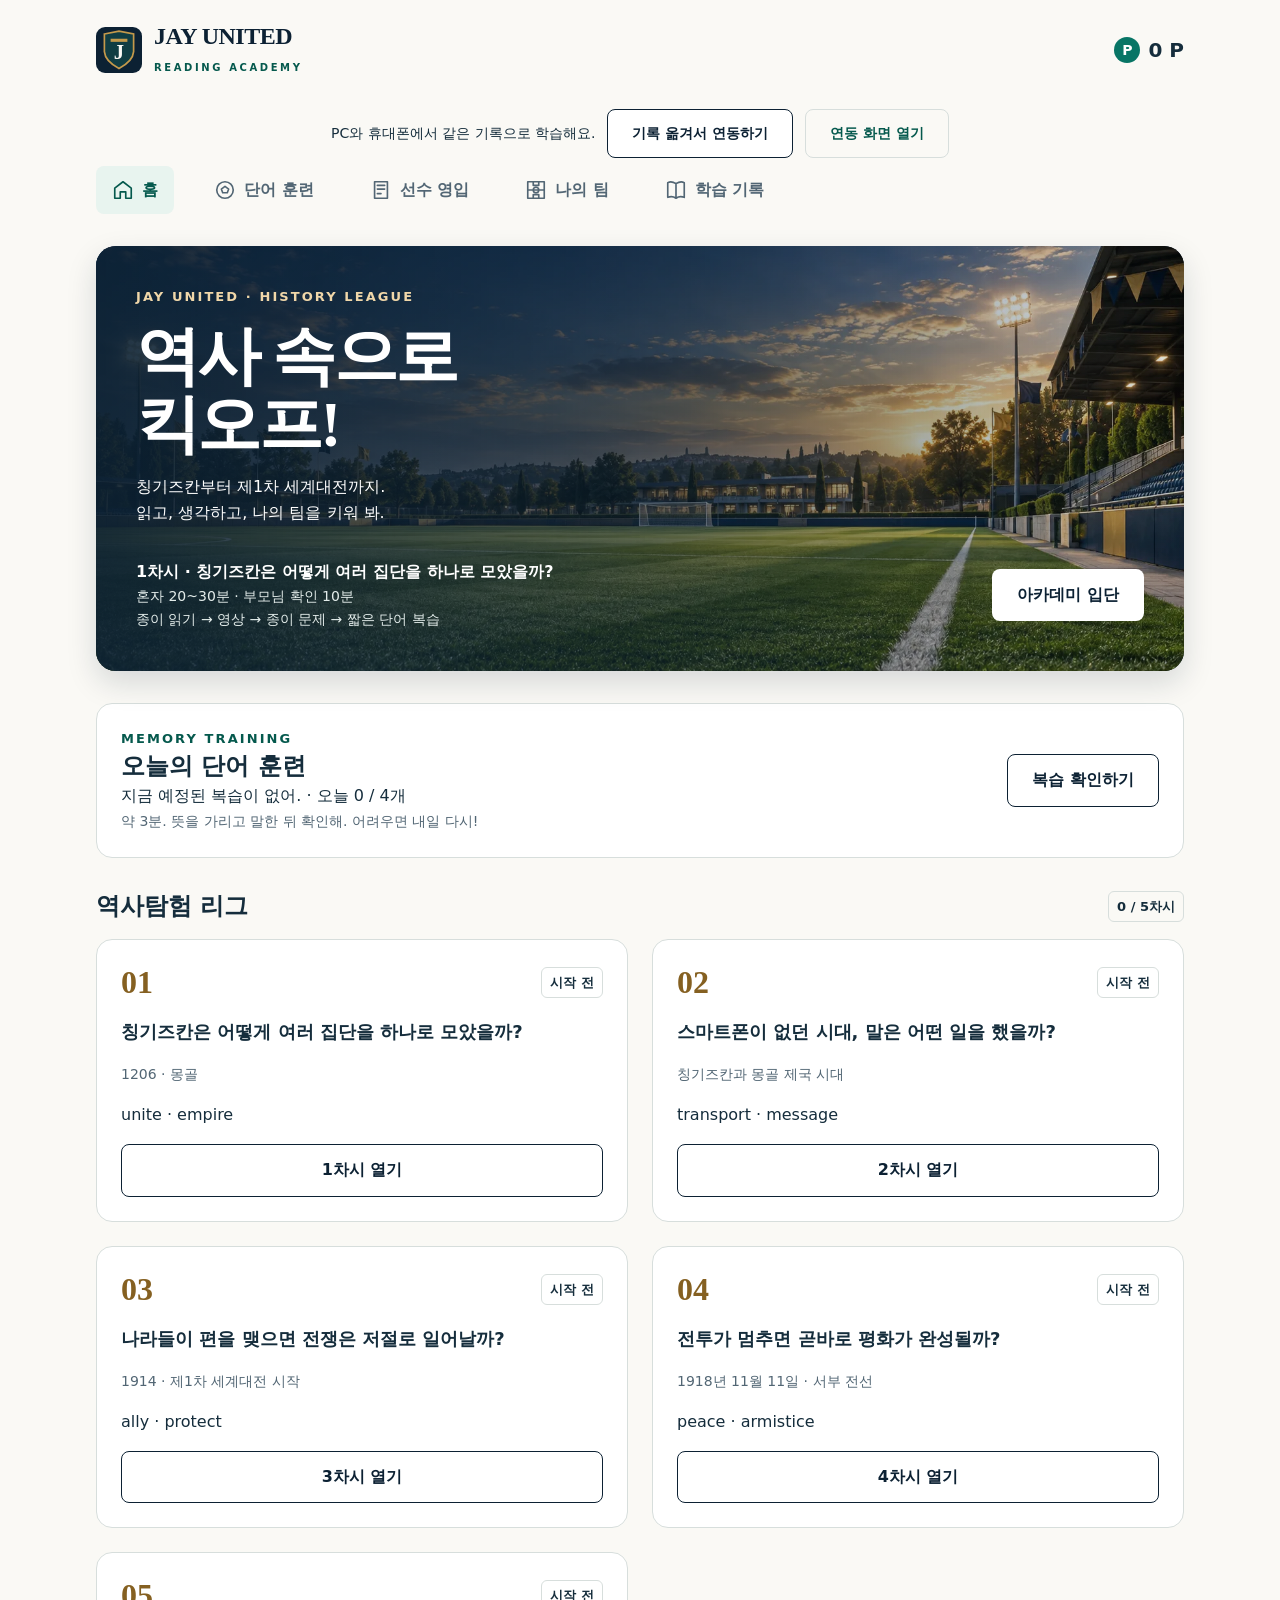
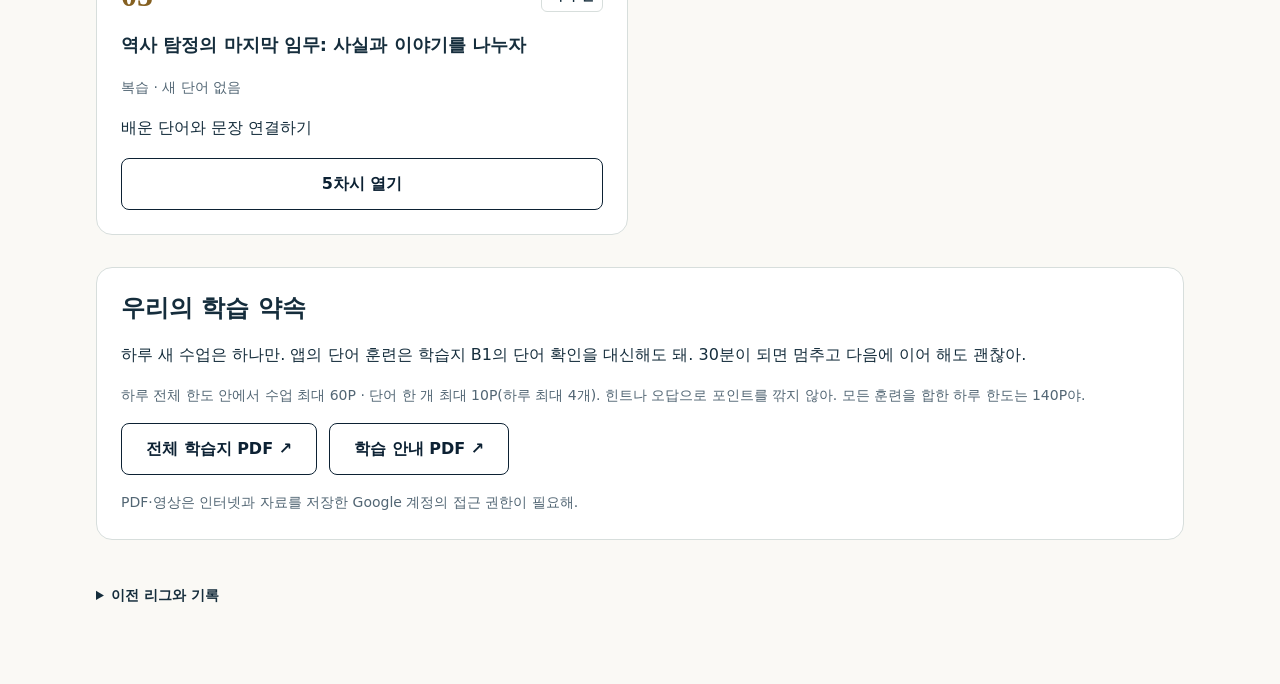
<file: united/legacy/index.html>
<!doctype html>
<html lang="ko"><head><meta charset="utf-8"><meta name="viewport" content="width=device-width, initial-scale=1"><meta name="theme-color" content="#0c2133"><meta name="description" content="Jay의 영어 독해 축구 아카데미. 문장을 배우고 선수를 영입해 나만의 팀을 만들어요."><title>JAY UNITED · Reading Academy</title><link rel="icon" href="icon.svg" type="image/svg+xml"><link rel="manifest" href="manifest.json"><link rel="modulepreload" href="app.mjs"><link rel="modulepreload" href="catalog.mjs"><link rel="modulepreload" href="engine.mjs"><link rel="modulepreload" href="store.mjs"><link rel="modulepreload" href="ui.mjs"><link rel="modulepreload" href="views.mjs"><link rel="modulepreload" href="learning.mjs"><link rel="modulepreload" href="parent.mjs"><link rel="preload" as="image" href="assets/stadium.webp" fetchpriority="high"><link rel="preload" as="fetch" href="questions.json" crossorigin><link rel="preload" as="fetch" href="history-data.json" crossorigin><link rel="modulepreload" href="history-views.mjs"><link rel="modulepreload" href="vocabulary-view.mjs"><link rel="stylesheet" href="styles.css"><script type="module" src="app.mjs"></script></head><body><a class="skip-link" href="#main">본문으로 이동</a><header id="header"></header><section id="sync-status" class="sync-strip" aria-label="기기 연동"><span>PC와 휴대폰에서 같은 기록으로 학습해요.</span><button class="btn secondary" id="connect-cloud">기록 옮겨서 연동하기</button><a class="btn quiet" href="https://jay-united-learning.justdog10.chatgpt.site/united/index.html">연동 화면 열기</a></section><main id="main" tabindex="-1"><p class="loading">경기장을 준비하고 있어요…</p></main><nav id="nav" aria-label="주 메뉴"></nav><div id="notice" role="status" aria-live="polite"></div><dialog id="dialog"></dialog><noscript>이 게임은 JavaScript가 켜진 브라우저에서 실행돼요.</noscript></body></html>
</file>
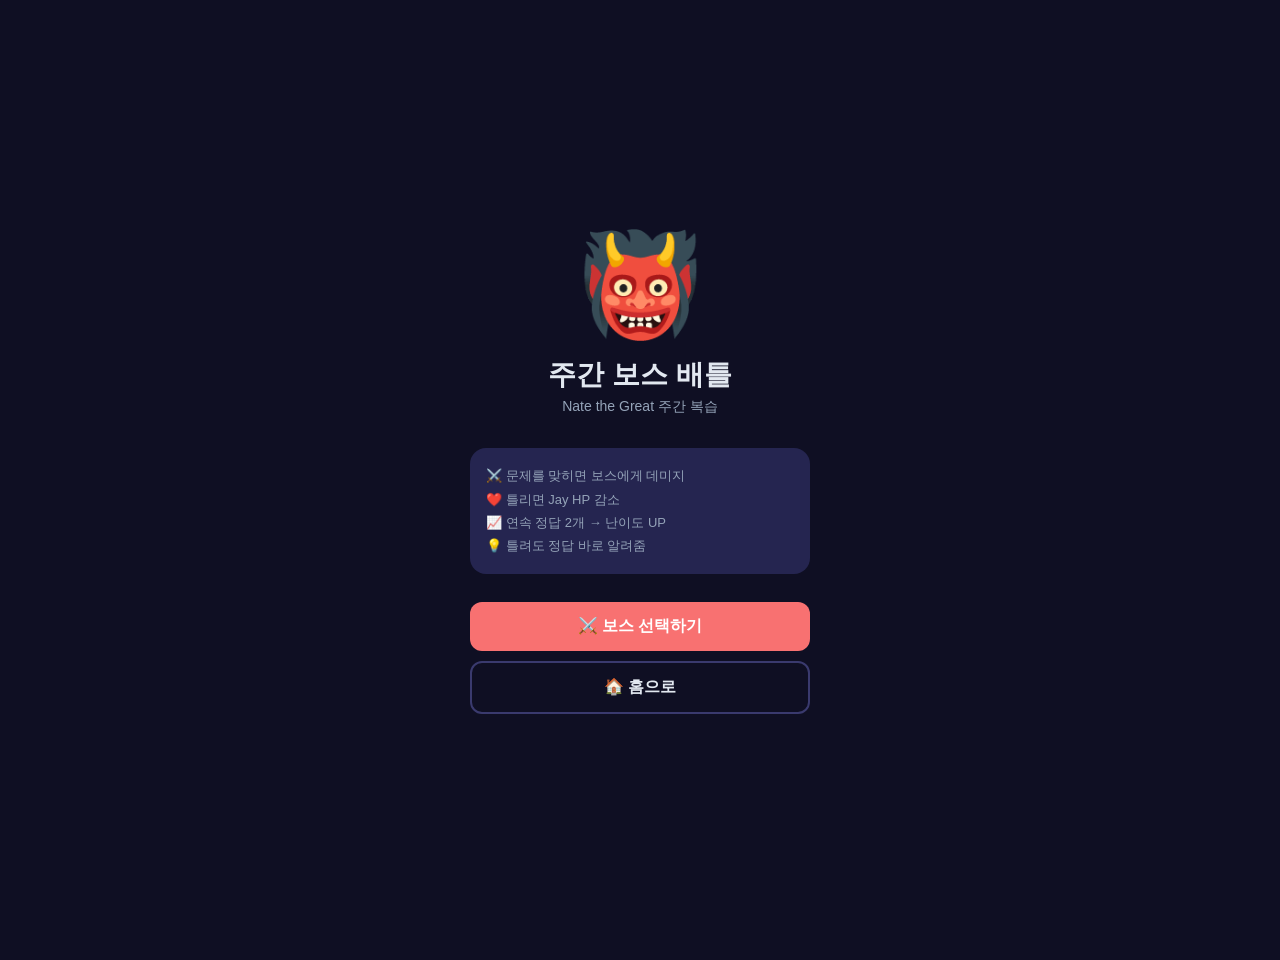
<file: game.html>
<!DOCTYPE html>
<html lang="ko">
<head>
  <meta charset="UTF-8">
  <meta name="viewport" content="width=device-width, initial-scale=1.0, maximum-scale=1.0, user-scalable=no">
  <meta name="apple-mobile-web-app-capable" content="yes">
  <meta name="apple-mobile-web-app-status-bar-style" content="black-translucent">
  <title>Jay's Boss Battle</title>
  <style>
    :root {
      --bg: #0f0f23;
      --surface: #1a1a3e;
      --card: #252550;
      --border: #3a3a6e;
      --primary: #6c63ff;
      --accent: #ffd700;
      --success: #4ade80;
      --danger: #f87171;
      --text: #e2e8f0;
      --text-muted: #94a3b8;
    }
    * { box-sizing: border-box; margin: 0; padding: 0; -webkit-tap-highlight-color: transparent; }
    body {
      font-family: -apple-system, BlinkMacSystemFont, 'Segoe UI', sans-serif;
      background: var(--bg);
      color: var(--text);
      min-height: 100vh;
    }
    .screen { display: none; padding: 20px 16px; min-height: 100vh; overflow-y: auto; padding-top: max(env(safe-area-inset-top,0px),20px); padding-bottom: 40px; }
    .screen.active { display: block; }

    /* ── TITLE SCREEN ── */
    .title-wrap {
      display: flex; flex-direction: column; align-items: center;
      justify-content: center; min-height: 100vh; text-align: center; padding: 20px;
    }
    .title-boss { font-size: 100px; animation: float 3s ease-in-out infinite; }
    @keyframes float { 0%,100%{transform:translateY(0)} 50%{transform:translateY(-12px)} }
    .title-text { font-size: 28px; font-weight: 800; margin: 12px 0 4px; }
    .title-sub { font-size: 14px; color: var(--text-muted); margin-bottom: 32px; }

    /* ── BOSS SELECT ── */
    .boss-grid { display: grid; grid-template-columns: 1fr 1fr; gap: 12px; margin-bottom: 24px; }
    .boss-card {
      background: var(--card); border: 2px solid var(--border);
      border-radius: 16px; padding: 16px; text-align: center;
      cursor: pointer; transition: border-color 0.2s, transform 0.1s;
    }
    .boss-card:active { transform: scale(0.97); }
    .boss-card.selected { border-color: var(--danger); background: rgba(248,113,113,0.1); }
    .boss-emoji { font-size: 44px; margin-bottom: 6px; }
    .boss-name { font-size: 14px; font-weight: 700; }
    .boss-desc { font-size: 11px; color: var(--text-muted); margin-top: 2px; }

    /* ── BATTLE SCREEN ── */
    .hp-row { display: flex; align-items: center; gap: 10px; margin-bottom: 6px; }
    .hp-label { font-size: 12px; font-weight: 700; width: 40px; flex-shrink: 0; }
    .hp-bar-bg { flex: 1; background: var(--border); border-radius: 100px; height: 14px; overflow: hidden; }
    .hp-bar-fill { height: 100%; border-radius: 100px; transition: width 0.5s ease; }
    .hp-boss-fill { background: linear-gradient(90deg, var(--danger), #ff6b35); }
    .hp-jay-fill  { background: linear-gradient(90deg, var(--success), #22d3ee); }
    .hp-num { font-size: 13px; font-weight: 700; width: 50px; text-align: right; flex-shrink: 0; }

    .boss-area {
      text-align: center; padding: 20px 0;
      position: relative;
    }
    .boss-sprite {
      font-size: 80px;
      display: inline-block;
      transition: transform 0.1s;
    }
    .boss-sprite.hit { animation: boss-hit 0.4s; }
    @keyframes boss-hit {
      0%{transform:translateX(0)}
      20%{transform:translateX(-12px) scale(0.95)}
      40%{transform:translateX(12px)}
      60%{transform:translateX(-8px)}
      80%{transform:translateX(8px)}
      100%{transform:translateX(0)}
    }
    .boss-sprite.dead { animation: boss-dead 0.6s forwards; }
    @keyframes boss-dead { 0%{transform:scale(1);opacity:1} 100%{transform:scale(0) rotate(180deg);opacity:0} }

    .diff-badge {
      display: inline-block;
      padding: 3px 12px; border-radius: 100px;
      font-size: 12px; font-weight: 700;
      margin-bottom: 12px;
    }
    .diff-easy   { background: rgba(74,222,128,0.2); color: var(--success); border: 1px solid var(--success); }
    .diff-medium { background: rgba(251,191,36,0.2); color: #fbbf24; border: 1px solid #fbbf24; }
    .diff-hard   { background: rgba(248,113,113,0.2); color: var(--danger); border: 1px solid var(--danger); }

    .question-card {
      background: var(--card); border-radius: 16px; padding: 20px;
      margin-bottom: 16px; border: 1px solid var(--border);
    }
    .question-num { font-size: 12px; color: var(--text-muted); margin-bottom: 8px; }
    .question-text { font-size: 17px; font-weight: 600; line-height: 1.5; }

    .choice-btn {
      display: block; width: 100%;
      background: var(--surface); border: 2px solid var(--border);
      border-radius: 12px; padding: 14px 16px;
      font-size: 15px; color: var(--text);
      text-align: left; cursor: pointer;
      margin-bottom: 10px;
      transition: border-color 0.15s, background 0.15s, transform 0.1s;
    }
    .choice-btn:active { transform: scale(0.98); }
    .choice-btn.correct { border-color: var(--success); background: rgba(74,222,128,0.15); color: var(--success); }
    .choice-btn.wrong   { border-color: var(--danger);  background: rgba(248,113,113,0.15); color: var(--danger); }
    .choice-btn:disabled { cursor: default; }

    /* Damage float */
    .damage-float {
      position: fixed; font-size: 28px; font-weight: 800;
      pointer-events: none; z-index: 999;
      animation: dmg-float 1.2s ease forwards;
    }
    @keyframes dmg-float {
      0%  { opacity:1; transform: translateY(0) scale(1.2); }
      100%{ opacity:0; transform: translateY(-80px) scale(0.8); }
    }

    /* Streak bar */
    .streak-bar {
      display: flex; gap: 6px; justify-content: center; margin-bottom: 16px;
    }
    .streak-dot {
      width: 12px; height: 12px; border-radius: 50%;
      background: var(--border); transition: background 0.2s;
    }
    .streak-dot.filled { background: var(--accent); }

    /* ── RESULT SCREEN ── */
    .result-wrap { text-align: center; padding: 20px; }
    .result-emoji { font-size: 80px; margin-bottom: 16px; }
    .result-title { font-size: 28px; font-weight: 800; margin-bottom: 8px; }
    .result-sub { font-size: 15px; color: var(--text-muted); margin-bottom: 24px; line-height: 1.6; }
    .result-xp { font-size: 52px; font-weight: 800; color: var(--accent); margin-bottom: 4px; }
    .result-xp-label { font-size: 14px; color: var(--text-muted); margin-bottom: 32px; }
    .score-row { display: flex; justify-content: space-around; margin-bottom: 24px; }
    .score-item { text-align: center; }
    .score-val { font-size: 32px; font-weight: 800; color: var(--accent); }
    .score-label { font-size: 12px; color: var(--text-muted); }

    /* Buttons */
    .btn {
      display: flex; align-items: center; justify-content: center; gap: 8px;
      padding: 14px 24px; border-radius: 12px; border: none;
      font-size: 16px; font-weight: 600; cursor: pointer;
      width: 100%; transition: transform 0.1s;
    }
    .btn:active { transform: scale(0.97); }
    .btn-primary { background: var(--primary); color: white; }
    .btn-danger  { background: var(--danger); color: white; }
    .btn-outline { background: transparent; border: 2px solid var(--border); color: var(--text); }
    .btn-accent  { background: var(--accent); color: #0f0f23; }

    .section-title { font-size: 22px; font-weight: 800; margin-bottom: 20px; }
    .card { background: var(--card); border-radius: 16px; padding: 20px; margin-bottom: 16px; border: 1px solid var(--border); }

    /* Notification toast */
    .toast {
      position: fixed; top: 60px; left: 50%; transform: translateX(-50%) translateY(-20px);
      background: var(--surface); border: 1px solid var(--border);
      border-radius: 100px; padding: 8px 20px;
      font-size: 14px; font-weight: 600;
      opacity: 0; transition: all 0.3s;
      z-index: 998; white-space: nowrap;
    }
    .toast.show { opacity: 1; transform: translateX(-50%) translateY(0); }
  </style>
</head>
<body>

<div class="toast" id="toast"></div>

<!-- ═══════════════════════════════════
     TITLE SCREEN
═══════════════════════════════════ -->
<div class="screen active" id="screen-title">
  <div class="title-wrap">
    <div class="title-boss" id="title-boss-emoji">👹</div>
    <div class="title-text">주간 보스 배틀</div>
    <div class="title-sub">Nate the Great 주간 복습</div>
    <div style="background:var(--card);border-radius:16px;padding:16px;margin-bottom:28px;width:100%;max-width:340px;">
      <div style="font-size:13px;color:var(--text-muted);text-align:left;line-height:1.8;">
        ⚔️ 문제를 맞히면 보스에게 데미지<br>
        ❤️ 틀리면 Jay HP 감소<br>
        📈 연속 정답 2개 → 난이도 UP<br>
        💡 틀려도 정답 바로 알려줌
      </div>
    </div>
    <button class="btn btn-danger" onclick="showBossSelect()" style="max-width:340px;">⚔️ 보스 선택하기</button>
    <button class="btn btn-outline" onclick="goHome()" style="max-width:340px;margin-top:10px;">🏠 홈으로</button>
  </div>
</div>

<!-- ═══════════════════════════════════
     BOSS SELECT SCREEN
═══════════════════════════════════ -->
<div class="screen" id="screen-boss-select">
  <div class="section-title">👹 보스 선택</div>
  <div class="boss-grid" id="boss-grid"></div>
  <button class="btn btn-danger" id="start-btn" onclick="startBattle()" disabled>⚔️ 배틀 시작!</button>
  <button class="btn btn-outline" onclick="showScreen('screen-title')" style="margin-top:10px;">← 뒤로</button>
</div>

<!-- ═══════════════════════════════════
     BATTLE SCREEN
═══════════════════════════════════ -->
<div class="screen" id="screen-battle">
  <!-- HP Bars -->
  <div class="card" style="padding:16px;margin-bottom:12px;">
    <div class="hp-row">
      <div class="hp-label" style="color:var(--danger)">👹 보스</div>
      <div class="hp-bar-bg"><div class="hp-bar-fill hp-boss-fill" id="boss-hp-bar" style="width:100%"></div></div>
      <div class="hp-num" id="boss-hp-num">150</div>
    </div>
    <div class="hp-row">
      <div class="hp-label" style="color:var(--success)">💙 Jay</div>
      <div class="hp-bar-bg"><div class="hp-bar-fill hp-jay-fill" id="jay-hp-bar" style="width:100%"></div></div>
      <div class="hp-num" id="jay-hp-num">60</div>
    </div>
  </div>

  <!-- Boss sprite -->
  <div class="boss-area">
    <div class="boss-sprite" id="boss-sprite">👹</div>
    <div style="margin-top:8px;font-size:13px;font-weight:700;" id="boss-battle-name">보스</div>
  </div>

  <!-- Streak & Difficulty -->
  <div style="text-align:center;margin-bottom:8px;">
    <div class="diff-badge diff-easy" id="diff-badge">🌱 EASY</div>
  </div>
  <div class="streak-bar" id="streak-bar">
    <div class="streak-dot" id="s0"></div>
    <div class="streak-dot" id="s1"></div>
    <div class="streak-dot" id="s2"></div>
    <div class="streak-dot" id="s3"></div>
    <div class="streak-dot" id="s4"></div>
  </div>

  <!-- Question -->
  <div class="question-card">
    <div class="question-num" id="q-num">문제 1 / 10</div>
    <div class="question-text" id="q-text">Loading...</div>
  </div>

  <!-- Choices -->
  <div id="choices-wrap"></div>

  <!-- Next btn (hidden until answer) -->
  <button class="btn btn-primary" id="next-btn" onclick="nextQuestion()" style="display:none;margin-top:4px;">
    다음 문제 →
  </button>
</div>

<!-- ═══════════════════════════════════
     RESULT SCREEN
═══════════════════════════════════ -->
<div class="screen" id="screen-result">
  <div class="result-wrap">
    <div class="result-emoji" id="result-emoji">🏆</div>
    <div class="result-title" id="result-title">보스 처치!</div>
    <div class="result-sub" id="result-sub">대단해, Jay!</div>

    <div class="score-row">
      <div class="score-item">
        <div class="score-val" id="res-correct">0</div>
        <div class="score-label">정답</div>
      </div>
      <div class="score-item">
        <div class="score-val" id="res-wrong">0</div>
        <div class="score-label">오답</div>
      </div>
      <div class="score-item">
        <div class="score-val" id="res-max-diff">Easy</div>
        <div class="score-label">최고 난이도</div>
      </div>
      <div class="score-item">
        <div class="score-val" id="res-avg-time">-</div>
        <div class="score-label">평균 응답(초)</div>
      </div>
    </div>

    <div class="result-xp" id="result-xp">+80 XP</div>
    <div class="result-xp-label">획득한 XP (메인 앱에서 확인)</div>

    <!-- Wrong answers review -->
    <div id="wrong-review" style="text-align:left;margin-bottom:24px;"></div>

    <button class="btn btn-danger" onclick="showBossSelect()" style="margin-bottom:10px;">🔄 다시 도전!</button>
    <button class="btn btn-outline" onclick="goHome()">🏠 홈으로</button>
  </div>
</div>

<script>
// ══════════════════════════════════════════
// QUESTION BANK — Nate the Great and the Lost List
// ══════════════════════════════════════════
const QUESTIONS = {
  easy: [
    { q: "Who comes to Nate asking for help at the start of the story?",
      choices: ["Annie", "Rosamond", "Claude", "Sludge"], ans: 2 },
    { q: "What did Claude lose?",
      choices: ["His homework", "His grocery list", "His map", "His cat"], ans: 1 },
    { q: "What is Nate doing when Claude arrives?",
      choices: ["Eating lunch", "Playing baseball", "On a backyard vacation", "Walking Sludge"], ans: 2 },
    { q: "What does Nate always write before going on a case?",
      choices: ["A list of suspects", "A note to his mother", "A map of the area", "A diary entry"], ans: 1 },
    { q: "What is Nate's favorite food?",
      choices: ["Pizza", "Pancakes", "Sandwiches", "Hot dogs"], ans: 1 },
    { q: "What does Nate draw to show all the ways Claude could have walked?",
      choices: ["A picture of the store", "A list of clues", "A map", "A recipe"], ans: 2 },
    { q: "Who is Rosamond?",
      choices: ["Claude's sister", "A quirky neighbor girl who loves cats", "Nate's teacher", "A store clerk"], ans: 1 },
    { q: "What is Nate's dog's name?",
      choices: ["Rex", "Fang", "Buddy", "Sludge"], ans: 3 },
    { q: "What does Rosamond say she is making when Nate visits her?",
      choices: ["Dog biscuits", "Cat pancakes", "Chocolate cake", "Soup"], ans: 1 },
    { q: "How many cats does Rosamond have?",
      choices: ["Two", "Three", "Four", "Five"], ans: 2 },
    { q: "What is on Claude's grocery list that belongs to cats?",
      choices: ["Milk and butter", "Tuna fish, salmon, and liver", "Sugar and flour", "Salt and eggs"], ans: 1 },
    { q: "Where does the wind blow Nate's map?",
      choices: ["Into the store", "Into the street", "To Rosamond's house", "Under a bush"], ans: 2 },
  ],
  medium: [
    { q: "Why can't Claude find his grocery list?",
      choices: ["He never wrote one", "He dropped it somewhere but can't remember which way he walked", "He left it at the store", "His cats ate it"], ans: 1 },
    { q: "Why does Nate drop his own map outside?",
      choices: ["He doesn't need it anymore", "To see where the wind carries paper — like the lost list", "To give it to Claude", "He dropped it by accident"], ans: 1 },
    { q: "Why do Rosamond's cat pancakes taste fishy?",
      choices: ["She added fish sauce on purpose", "She used Claude's list — tuna fish, salmon, and liver were on it", "Her cats knocked fish into the batter", "The flour was old"], ans: 1 },
    { q: "How does Nate finally solve the mystery?",
      choices: ["Sludge finds the list in the yard", "While making his own pancakes, he realizes Rosamond's recipe matched Claude's list exactly", "Claude finds the list in his pocket", "Rosamond confesses she took it"], ans: 1 },
    { q: "What is the connection between Rosamond's 'recipe' and Claude's list?",
      choices: ["Rosamond wrote the recipe for Claude", "They are the same document — Rosamond mistook the grocery list for a recipe", "Claude copied Rosamond's recipe as his list", "They have some of the same items by coincidence"], ans: 1 },
    { q: "Why does Nate retrace all of Claude's possible routes?",
      choices: ["He enjoys walking around the neighborhood", "If Claude dropped the list on the way, retracing the routes might find it", "He wants to see the grocery store", "He is waiting for Sludge to rest"], ans: 1 },
    { q: "Why is Fang holding paper in his mouth NOT the solution to the mystery?",
      choices: ["Fang doesn't have any paper", "The paper Fang dropped turned out to be Nate's map, not the grocery list", "Fang ate the grocery list", "Nate didn't see what Fang was holding"], ans: 1 },
    { q: "What clue tells Nate that Rosamond's recipe might be connected to Claude's list?",
      choices: ["Rosamond mentions Claude's name", "The pancakes have a fishy taste, and tuna fish, salmon, and liver were on the list", "Sludge finds a matching piece of paper", "Rosamond's cats look guilty"], ans: 1 },
    { q: "Why does Claude remember only some items from his list?",
      choices: ["He is sleeping", "He wrote them down quickly and forgot the rest", "He is too busy to think", "He never read the list carefully"], ans: 1 },
    { q: "What detective method does Nate use to test his theory about the wind?",
      choices: ["He asks Rosamond directly", "He drops his own map and watches where it blows", "He uses Sludge's nose to follow a trail", "He looks in all trash cans nearby"], ans: 1 },
  ],
  hard: [
    { q: "What does the word 'retrace' mean in the story?",
      choices: ["To draw a new picture", "To go back over the same path again", "To throw something away", "To ask for directions"], ans: 1 },
    { q: "What does the word 'ingredient' mean?",
      choices: ["A type of grocery store", "A step in making a map", "One item used in making a recipe", "A type of mystery clue"], ans: 2 },
    { q: "What does 'route' mean in this story?",
      choices: ["A type of list", "A place to buy food", "The path someone takes to get somewhere", "A word for 'recipe'"], ans: 2 },
    { q: "What can we INFER about Claude's character from the fact that he lost his list?",
      choices: ["Claude is clever and organized", "Claude can be forgetful and disorganized", "Claude doesn't like shopping", "Claude is very young"], ans: 1 },
    { q: "Fang holding paper in his mouth is called a 'red herring.' What does this mean?",
      choices: ["A type of fish clue", "Something that looks like a clue but leads you the wrong way", "The most important clue in the story", "A paper with fish drawings on it"], ans: 1 },
    { q: "What does 'reputation' mean when Nate thinks his reputation is at stake?",
      choices: ["His grocery list", "What other people think of his detective skills", "His favorite food", "His dog's behavior"], ans: 1 },
    { q: "What detective skill does Nate use when he drops his own map to test the wind?",
      choices: ["He is being careless", "He is using an experiment to test his theory about what happened", "He wants to make a new map", "He is playing a game"], ans: 1 },
    { q: "What does the word 'vanished' most likely mean?",
      choices: ["Was found quickly", "Was put away safely", "Disappeared and couldn't be found", "Was given to someone"], ans: 2 },
    { q: "What is the BEST lesson we can learn from how Nate solved this case?",
      choices: ["Always carry food when you go out", "Careful thinking and observation can turn small clues into big answers", "Never trust your neighbors", "Dogs are better detectives than people"], ans: 1 },
    { q: "Why does Nate realize the answer WHILE making pancakes at home?",
      choices: ["He finds the list inside his kitchen", "Making pancakes makes him think of recipes and ingredients — connecting to Rosamond's 'recipe'", "His mother tells him the answer", "Sludge brings him a clue from outside"], ans: 1 },
  ]
};

// 커스텀 퀴즈 로드 (엄마 모드에서 AI 생성한 경우 덮어씀)
(function() {
  try {
    const cq = JSON.parse(localStorage.getItem('customQuestions'));
    if(cq && cq.easy && cq.medium && cq.hard) {
      QUESTIONS.easy = cq.easy.map(q=>({q:q.q, choices:q.choices, ans:q.ans}));
      QUESTIONS.medium = cq.medium.map(q=>({q:q.q, choices:q.choices, ans:q.ans}));
      QUESTIONS.hard = cq.hard.map(q=>({q:q.q, choices:q.choices, ans:q.ans}));
    }
  } catch(e) {}
})();

// ══════════════════════════════════════════
// BOSSES
// ══════════════════════════════════════════
const BOSSES = [
  { id:0, emoji:'😼', name:'Rosamond',    desc:'고양이 팬케이크를 만드는 수상한 소녀', hp:140, atk:8  },
  { id:1, emoji:'🐱', name:'Super Hex',   desc:'Rosamond의 가장 강한 고양이',        hp:160, atk:10 },
  { id:2, emoji:'🐕', name:'Fang',        desc:'종이를 물고 다니는 개',              hp:180, atk:11 },
  { id:3, emoji:'🛒', name:'Lost List',   desc:'사라진 장보기 목록의 저주',           hp:200, atk:13 },
  { id:4, emoji:'🥞', name:'Cat Pancake Boss', desc:'생선 맛 팬케이크 최종 보스',   hp:220, atk:15 },
];

// ══════════════════════════════════════════
// GAME STATE
// ══════════════════════════════════════════
let selectedBoss = null;
let bossHp = 150, bossHpMax = 150;
let jayHp  = 60,  jayHpMax  = 60;
let currentLevel = 0;  // 0=easy 1=medium 2=hard
let correctStreak = 0;
let qIndex = 0;
let totalQuestions = 10;
let correctCount = 0;
let wrongCount = 0;
let maxLevelReached = 0;
let usedQ = { easy:[], medium:[], hard:[], vocab:[] };
let vocabQuestions = [];
let currentQ = null;
let wrongLog = [];
let answered = false;
let questionStartTime = 0;   // 문제 표시 시각 (응답 시간 측정용)
let recentResults = [];      // 최근 5문제 결과 [true/false] (롤링 정확도)

// ══════════════════════════════════════════
// SCREEN UTILS
// ══════════════════════════════════════════
function showScreen(id) {
  document.querySelectorAll('.screen').forEach(s=>s.classList.remove('active'));
  document.getElementById(id).classList.add('active');
  window.scrollTo(0,0);
}
function goHome() { window.location.href = 'index.html'; }
function showBossSelect() {
  renderBossGrid();
  showScreen('screen-boss-select');
  document.getElementById('start-btn').disabled = true;
  selectedBoss = null;
}

function renderBossGrid() {
  document.getElementById('boss-grid').innerHTML = BOSSES.map(b=>`
    <div class="boss-card" id="boss-card-${b.id}" onclick="selectBoss(${b.id})">
      <div class="boss-emoji">${b.emoji}</div>
      <div class="boss-name">${b.name}</div>
      <div class="boss-desc">${b.desc}</div>
      <div style="margin-top:6px;font-size:11px;color:var(--danger)">HP ${b.hp} / ATK ${b.atk}</div>
    </div>`).join('');
}
function selectBoss(id) {
  document.querySelectorAll('.boss-card').forEach(c=>c.classList.remove('selected'));
  document.getElementById('boss-card-'+id).classList.add('selected');
  selectedBoss = BOSSES[id];
  document.getElementById('start-btn').disabled = false;
}

// ══════════════════════════════════════════
// BATTLE INIT
// ══════════════════════════════════════════
function startBattle() {
  if (!selectedBoss) return;
  bossHp = bossHpMax = selectedBoss.hp;
  jayHp  = jayHpMax  = 60;
  currentLevel = 0;
  correctStreak = 0;
  qIndex = 0;
  correctCount = 0;
  wrongCount = 0;
  maxLevelReached = 0;
  usedQ = { easy:[], medium:[], hard:[], vocab:[] };
  wrongLog = [];
  answered = false;
  recentResults = [];

  // Word Scout에서 "어려워요"로 표시된 단어 → 보스 배틀 첫 문제로 우선 출제
  try {
    const hw = JSON.parse(localStorage.getItem('jayHardWords') || '[]');
    const FALLBACK = ['뛰어달리다', '조용한', '무서운', '기쁜', '어둡다', '새로운'];
    vocabQuestions = hw.slice(0, 3).map((w, i) => {
      const others = hw.filter((_, j) => j !== i).map(x => x.meaning);
      const distractors = [...others, ...FALLBACK].slice(0, 3);
      const allChoices = [w.meaning, ...distractors];
      // 셔플
      for (let k = allChoices.length - 1; k > 0; k--) {
        const r = Math.floor(Math.random() * (k + 1));
        [allChoices[k], allChoices[r]] = [allChoices[r], allChoices[k]];
      }
      return { q: `"${w.word}"의 뜻은?`, choices: allChoices, ans: allChoices.indexOf(w.meaning) };
    });
  } catch { vocabQuestions = []; }

  document.getElementById('boss-sprite').textContent = selectedBoss.emoji;
  document.getElementById('boss-sprite').className = 'boss-sprite';
  document.getElementById('boss-battle-name').textContent = selectedBoss.name;
  updateHpBars();
  updateStreakBar();
  showScreen('screen-battle');
  loadQuestion();
}

// ══════════════════════════════════════════
// QUESTION ENGINE
// ══════════════════════════════════════════
function getNextQuestion() {
  // Easy 단계에서 Word Scout 어려운 단어 먼저 출제
  if (currentLevel === 0 && vocabQuestions.length > 0 && usedQ.vocab.length < vocabQuestions.length) {
    const available = vocabQuestions.filter((_, i) => !usedQ.vocab.includes(i));
    if (available.length > 0) {
      const pick = Math.floor(Math.random() * available.length);
      const realIdx = vocabQuestions.indexOf(available[pick]);
      usedQ.vocab.push(realIdx);
      return { ...available[pick], level: 0, fromVocab: true };
    }
  }
  const lvlKey = ['easy','medium','hard'][currentLevel];
  const pool = QUESTIONS[lvlKey];
  const available = pool.filter((_,i) => !usedQ[lvlKey].includes(i));
  if (available.length === 0) { usedQ[lvlKey] = []; return getNextQuestion(); }
  const pick = Math.floor(Math.random() * available.length);
  const realIdx = pool.indexOf(available[pick]);
  usedQ[lvlKey].push(realIdx);
  return { ...available[pick], level: currentLevel };
}

function loadQuestion() {
  answered = false;
  questionStartTime = Date.now();
  currentQ = getNextQuestion();
  document.getElementById('q-num').textContent = `문제 ${qIndex+1} / ${totalQuestions}`;
  document.getElementById('q-text').textContent = currentQ.q;
  document.getElementById('next-btn').style.display = 'none';
  updateDiffBadge();
  updateStreakBar();

  const wrap = document.getElementById('choices-wrap');
  wrap.innerHTML = currentQ.choices.map((c,i)=>`
    <button class="choice-btn" id="choice-${i}" onclick="answer(${i})">${String.fromCharCode(65+i)}. ${c}</button>
  `).join('');
}

// ══════════════════════════════════════════
// ANSWER HANDLING
// ══════════════════════════════════════════
function answer(idx) {
  if (answered) return;
  answered = true;

  // Disable all buttons
  currentQ.choices.forEach((_,i)=>{
    const btn = document.getElementById('choice-'+i);
    btn.disabled = true;
    if (i === currentQ.ans) btn.classList.add('correct');
  });

  const correct = idx === currentQ.ans;
  const responseMs = Date.now() - questionStartTime;

  // 롤링 정확도 업데이트 (최근 5문제)
  recentResults.push(correct);
  if (recentResults.length > 5) recentResults.shift();
  const recentAccuracy = recentResults.filter(Boolean).length / recentResults.length;

  if (correct) {
    document.getElementById('choice-'+idx).classList.add('correct');
    correctCount++;
    // vocab 단어 정답 시 jayHardWords에서 제거
    if (currentQ.fromVocab && currentQ.choices && currentQ.ans !== undefined) {
      try {
        const correctWord = currentQ.q.match(/"(.+?)"/)?.[1];
        if (correctWord) {
          let hw = JSON.parse(localStorage.getItem('jayHardWords') || '[]');
          hw = hw.filter(w => w.word !== correctWord);
          localStorage.setItem('jayHardWords', JSON.stringify(hw));
        }
      } catch {}
    }
    correctStreak++;
    const dmg = [15, 22, 35][currentLevel];
    bossHp = Math.max(0, bossHp - dmg);
    spawnDamage('-'+dmg, 'var(--success)', true);
    document.getElementById('boss-sprite').classList.remove('hit');
    void document.getElementById('boss-sprite').offsetWidth;
    document.getElementById('boss-sprite').classList.add('hit');
    if (currentLevel > maxLevelReached) maxLevelReached = currentLevel;
    // 동적 난이도 UP: 연속 2정답 + 최근 정확도 60% 이상 + 빠른 응답(15초 이내)
    const fastResponse = responseMs < 15000;
    if (correctStreak >= 2 && currentLevel < 2 && (recentAccuracy >= 0.6 || fastResponse)) {
      currentLevel++;
      correctStreak = 0;
      setTimeout(()=>showToast(['📈 난이도 UP! Medium!','📈 난이도 UP! Hard!'][currentLevel-1]), 600);
    }
  } else {
    document.getElementById('choice-'+idx).classList.add('wrong');
    wrongCount++;
    correctStreak = 0;
    const dmg = selectedBoss.atk;
    jayHp = Math.max(0, jayHp - dmg);
    spawnDamage('-'+dmg+'HP', 'var(--danger)', false);
    wrongLog.push({ q: currentQ.q, correct: currentQ.choices[currentQ.ans], responseMs });
    // 동적 난이도 DOWN: 오답 + 최근 정확도 40% 미만이면 즉시 레벨 다운
    if (currentLevel > 0 && (recentResults.length >= 3 && recentAccuracy < 0.4)) {
      currentLevel--;
      setTimeout(()=>showToast('📉 난이도 조정됨'), 600);
    } else if (currentLevel > 0 && recentResults.length < 3) {
      currentLevel--;
      setTimeout(()=>showToast('📉 난이도 조정됨'), 600);
    }
  }

  updateHpBars();
  updateStreakBar();
  document.getElementById('next-btn').style.display = 'block';

  qIndex++;

  // Check end conditions
  if (bossHp <= 0) {
    setTimeout(()=>{
      document.getElementById('boss-sprite').classList.add('dead');
      setTimeout(showResult, 700);
    }, 500);
    return;
  }
  if (jayHp <= 0) {
    setTimeout(showResult, 600);
    return;
  }
  if (qIndex >= totalQuestions) {
    setTimeout(showResult, 600);
  }
}

function nextQuestion() {
  if (qIndex >= totalQuestions || bossHp <= 0 || jayHp <= 0) { showResult(); return; }
  loadQuestion();
}

// ══════════════════════════════════════════
// UI UPDATES
// ══════════════════════════════════════════
function updateHpBars() {
  document.getElementById('boss-hp-bar').style.width = (bossHp/bossHpMax*100)+'%';
  document.getElementById('jay-hp-bar').style.width  = (jayHp/jayHpMax*100)+'%';
  document.getElementById('boss-hp-num').textContent = bossHp;
  document.getElementById('jay-hp-num').textContent  = jayHp;
}
function updateDiffBadge() {
  const badge = document.getElementById('diff-badge');
  const data = [
    ['diff-easy','🌱 EASY'],
    ['diff-medium','⚡ MEDIUM'],
    ['diff-hard','🔥 HARD']
  ][currentLevel];
  badge.className = 'diff-badge '+data[0];
  badge.textContent = data[1];
}
function updateStreakBar() {
  for(let i=0;i<5;i++){
    document.getElementById('s'+i).className='streak-dot'+(i<correctStreak?' filled':'');
  }
}
function spawnDamage(text, color, isBoss) {
  const el = document.createElement('div');
  el.className = 'damage-float';
  el.textContent = text;
  el.style.color = color;
  el.style.left = isBoss ? '55%' : '35%';
  el.style.top = isBoss ? '35%' : '55%';
  el.style.fontSize = isBoss ? '32px' : '24px';
  document.body.appendChild(el);
  setTimeout(()=>el.remove(), 1300);
}
function showToast(msg) {
  const t = document.getElementById('toast');
  t.textContent = msg;
  t.classList.add('show');
  setTimeout(()=>t.classList.remove('show'), 2000);
}

// ══════════════════════════════════════════
// RESULT
// ══════════════════════════════════════════
function showResult() {
  const win = bossHp <= 0;
  const survive = jayHp > 0;
  let xp = 0;
  let emoji, title, sub;

  if (win) {
    xp = 100 + correctCount * 5 + maxLevelReached * 20;
    emoji = '🏆'; title = '보스 처치!';
    sub = `대단해, Jay! ${selectedBoss.name}을(를) 물리쳤어!\n${correctCount}개 맞히고 ${wrongCount}개 틀렸어.`;
  } else if (!survive) {
    xp = correctCount * 5;
    emoji = '💪'; title = '아깝다!';
    sub = `${correctCount}개나 맞혔어! 다음엔 보스를 꼭 처치하자!`;
  } else {
    xp = correctCount * 5 + (correctCount >= 7 ? 30 : 0);
    emoji = correctCount >= 7 ? '⭐' : '😊';
    title = correctCount >= 7 ? '훌륭해!' : '잘했어!';
    sub = `10문제 완료! ${correctCount}개 정답!`;
  }

  // Save XP to main app state
  try {
    const s = JSON.parse(localStorage.getItem('jayState')||'{}');
    s.xp = (s.xp||0) + xp;
    s.todayXp = (s.todayXp||0) + xp;
    s.todayMission = true;
    localStorage.setItem('jayState', JSON.stringify(s));
  } catch {}

  document.getElementById('result-emoji').textContent = emoji;
  document.getElementById('result-title').textContent = title;
  document.getElementById('result-sub').textContent = sub;
  document.getElementById('result-xp').textContent = '+'+xp+' XP';
  document.getElementById('res-correct').textContent = correctCount;
  document.getElementById('res-wrong').textContent = wrongCount;
  document.getElementById('res-max-diff').textContent = ['Easy','Medium','Hard'][maxLevelReached];
  const avgMs = wrongLog.length > 0
    ? Math.round(wrongLog.reduce((s,w)=>s+(w.responseMs||0),0) / wrongLog.length / 1000)
    : '-';
  document.getElementById('res-avg-time').textContent = avgMs;

  // Wrong answers review
  const rev = document.getElementById('wrong-review');
  if (wrongLog.length > 0) {
    rev.innerHTML = `
      <div style="font-size:14px;font-weight:700;margin-bottom:12px;color:var(--text-muted)">✏️ 틀린 문제 복습</div>
      ${wrongLog.map(w=>`
        <div style="background:var(--card);border-radius:12px;padding:14px;margin-bottom:10px;border:1px solid var(--border);">
          <div style="font-size:13px;color:var(--text-muted);margin-bottom:6px;">${w.q}</div>
          <div style="font-size:14px;color:var(--success);font-weight:600;">✅ 정답: ${w.correct}</div>
        </div>`).join('')}`;
  } else {
    rev.innerHTML = `<div style="text-align:center;font-size:14px;color:var(--success);margin-bottom:16px;">🎉 모든 문제를 맞혔어!</div>`;
  }

  showScreen('screen-result');
}

// ══════════════════════════════════════════
// TITLE SCREEN ANIMATION
// ══════════════════════════════════════════
const titleEmojis = ['👹','🐉','🦅','🤖','👾'];
let titleIdx = 0;
setInterval(()=>{
  titleIdx=(titleIdx+1)%titleEmojis.length;
  document.getElementById('title-boss-emoji').textContent=titleEmojis[titleIdx];
},2000);
</script>
</body>
</html>
</file>
<file: united/legacy/styles.css>
:root{--navy:#0c2133;--ink:#152d3c;--green:#087565;--green-dark:#05594d;--mint:#e8f4ef;--gold:#c4994b;--gold-ink:#856021;--paper:#faf9f5;--white:#fff;--muted:#526674;--line:#d7dedc;--red:#a43832;--red-light:#fff0ec;--sky:#dceaf0;--s1:4px;--s2:8px;--s3:12px;--s4:16px;--s5:20px;--s6:24px;--s8:32px;--s10:40px;--s12:48px;--r:16px;--shadow:0 12px 30px #0c213326;--content:1120px;--reading:800px;--fast:120ms;--font:system-ui,-apple-system,'Segoe UI','Malgun Gothic',sans-serif}
*{box-sizing:border-box}body{margin:0;background:var(--paper);color:var(--ink);font:16px/1.65 var(--font);word-break:keep-all;overflow-wrap:break-word}button,input,textarea{font:inherit}button,a,input,textarea{touch-action:manipulation}button{cursor:pointer}a{color:var(--green-dark)}button:disabled{cursor:not-allowed;opacity:.55}button:focus-visible,a:focus-visible,input:focus-visible,textarea:focus-visible,summary:focus-visible{outline:3px solid var(--gold);outline-offset:3px}h1,h2,h3,p{margin:0}h1{font-size:clamp(28px,4vw,42px);line-height:1.3}h2{font-size:24px;line-height:1.4}h3{font-size:18px}small,.small{font-size:14px}.muted{color:var(--muted)}.eyebrow{font-size:13px;font-weight:800;letter-spacing:.16em;color:var(--green-dark)}.stack{display:grid;gap:var(--s4)}.row{display:flex;align-items:center;gap:var(--s3);flex-wrap:wrap}.between{justify-content:space-between}.grid{display:grid;gap:var(--s6);grid-template-columns:repeat(3,minmax(0,1fr))}.two-col{display:grid;grid-template-columns:minmax(0,1.35fr) minmax(0,1fr);gap:var(--s6)}.panel{background:var(--white);border:1px solid var(--line);border-radius:var(--r);padding:var(--s6)}.btn{min-height:48px;padding:var(--s3) var(--s6);border:1px solid transparent;border-radius:8px;background:var(--green);color:var(--white);font-weight:750;display:inline-flex;justify-content:center;align-items:center;gap:var(--s2);text-decoration:none;transition:transform var(--fast),opacity var(--fast)}.btn:hover:not(:disabled){background:var(--green-dark)}.btn:active:not(:disabled){transform:translateY(1px)}.btn.secondary{background:var(--white);border-color:var(--navy);color:var(--navy)}.btn.secondary:hover{background:var(--mint)}.btn.quiet{background:transparent;color:var(--green-dark);border-color:var(--line)}.btn.wide{width:100%}.icon{width:22px;height:22px;fill:none;stroke:currentColor;stroke-width:1.8;stroke-linecap:round;stroke-linejoin:round;flex-shrink:0}.brand{display:flex;align-items:center;gap:var(--s3);color:var(--navy);text-decoration:none}.brand img{width:46px;height:46px}.brand strong{font:900 24px/1 Georgia,serif;letter-spacing:-.02em}.brand span{display:block;font-size:10px;font-weight:800;letter-spacing:.26em;margin-top:var(--s2);color:var(--green-dark)}#header{max-width:var(--content);margin:auto;display:flex;align-items:center;justify-content:space-between;padding:var(--s6) var(--s4);gap:var(--s4)}.balance{display:inline-flex;align-items:center;gap:var(--s2);font-size:20px;font-weight:800;white-space:nowrap}.point{display:grid;place-items:center;background:var(--green);color:var(--white);font-size:14px;width:26px;height:26px;border-radius:50%}#main{max-width:var(--content);margin:auto;padding:var(--s4) var(--s4) 112px;min-height:75vh}#main:focus{outline:none}#nav{position:fixed;bottom:0;left:0;right:0;background:var(--white);border-top:1px solid var(--line);display:flex;justify-content:center;gap:var(--s6);z-index:10;padding:var(--s2) var(--s4) max(var(--s2),env(safe-area-inset-bottom));box-shadow:0 -4px 20px #0c213308}#nav a{display:flex;gap:var(--s2);align-items:center;justify-content:center;color:var(--muted);text-decoration:none;min-height:48px;padding:var(--s2) var(--s4);border-radius:8px;font-weight:650}#nav a[aria-current=page]{background:var(--mint);color:var(--green-dark)}.hero{position:relative;isolation:isolate;min-height:350px;border-radius:20px;overflow:hidden;background:var(--navy);color:var(--white);padding:var(--s10);display:flex;flex-direction:column;justify-content:space-between;gap:var(--s8);box-shadow:var(--shadow)}.hero::before{content:'';position:absolute;inset:0;z-index:-1;background:linear-gradient(90deg,#0c2133eb,#0c213390 55%,#0c213320),url('assets/stadium.webp') center/cover}.hero .eyebrow{color:#f0d7a9}.hero h1{font:900 clamp(40px,7vw,64px)/1.05 Georgia,serif;letter-spacing:-.04em}.hero p{max-width:400px}.hero .btn{background:var(--white);color:var(--navy)}.hero-meta{font-size:14px;color:#e3ecea}.page-head{margin-bottom:var(--s6)}.section-title{margin-top:var(--s8);margin-bottom:var(--s4)}.league{border-top:3px solid var(--green);display:grid;gap:var(--s4)}.league-number{font:800 32px Georgia,serif;color:var(--gold-ink)}progress{appearance:none;width:100%;height:8px;border:0;border-radius:8px;overflow:hidden;background:var(--line)}progress::-webkit-progress-bar{background:var(--line)}progress::-webkit-progress-value{background:var(--green)}progress::-moz-progress-bar{background:var(--green)}.tag{display:inline-block;padding:var(--s1) var(--s2);border:1px solid var(--line);border-radius:6px;font-size:13px;font-weight:650}.pitch-back{background:linear-gradient(#0c213378,#0c213390),url('assets/stadium.webp') center/cover;border-radius:20px;padding:var(--s8);box-shadow:var(--shadow)}.match-top{max-width:var(--reading);margin:0 auto var(--s5);color:var(--white)}.match-top .eyebrow{color:var(--white)}.match-top progress{width:140px}.question{max-width:var(--reading);margin:auto;background:var(--paper);border-radius:var(--r);padding:var(--s8);box-shadow:var(--shadow)}.sentence{font-size:clamp(22px,2.5vw,30px);font-weight:700;line-height:1.6;word-break:normal;margin:var(--s6) 0}.question h1{font:750 20px/1.6 var(--font)}.choices{display:grid;gap:var(--s3);margin:var(--s6) 0}.choice{width:100%;text-align:left;display:flex;align-items:center;gap:var(--s4);min-height:60px;border:1px solid var(--line);border-radius:8px;background:var(--white);color:var(--ink);padding:var(--s4);font-size:18px}.choice:hover{background:var(--mint)}.choice[aria-pressed=true]{border:2px solid var(--green);background:var(--mint);padding:15px}.choice-key{width:30px;height:30px;border:1px solid var(--line);border-radius:50%;display:grid;place-items:center;font-size:14px;flex-shrink:0}.choice[aria-pressed=true] .choice-key{background:var(--green);color:var(--white)}.hint,.feedback-box{padding:var(--s4);border-radius:8px;background:var(--mint);border-left:4px solid var(--green);margin-top:var(--s4)}.feedback-box.error{background:var(--red-light);border-color:var(--red)}.order-line{min-height:76px;border:2px dashed var(--line);border-radius:8px;padding:var(--s3);display:flex;flex-wrap:wrap;align-items:center;gap:var(--s2);margin-top:var(--s6)}.chunk{border:1px solid var(--line);background:var(--white);border-radius:8px;min-height:48px;padding:var(--s2) var(--s3);font-size:17px}.order-line .chunk{background:var(--mint);border-color:var(--green)}.result-mark{display:grid;place-items:center;width:72px;height:72px;border:2px solid var(--gold);border-radius:50%;background:var(--mint);color:var(--green)}.result-mark .icon{width:38px;height:38px}.score{font:800 48px/1.2 Georgia,serif;color:var(--green-dark)}.result-grid{display:grid;grid-template-columns:repeat(3,1fr);gap:var(--s4);margin:var(--s6) 0}.result-grid strong{display:block;font-size:26px}.notice{color:var(--red);padding:var(--s3)}#notice:not(:empty){position:fixed;bottom:90px;left:50%;transform:translateX(-50%);max-width:min(90%,560px);background:var(--navy);color:var(--white);padding:var(--s3) var(--s5);border-radius:8px;z-index:30;box-shadow:var(--shadow)}.skip-link{position:absolute;top:-100px;left:16px;z-index:100;background:var(--white);padding:12px}.skip-link:focus{top:8px}.loading{padding:48px;text-align:center}
.player-grid{display:grid;grid-template-columns:repeat(4,minmax(0,1fr));gap:var(--s6)}.player-item{display:grid;gap:var(--s3);align-content:start}.player-card{isolation:isolate;position:relative;aspect-ratio:3/4;overflow:hidden;border:3px solid var(--gold);border-radius:20px 20px 32px 32px;background:linear-gradient(145deg,#27514d,#071f2d 70%);box-shadow:inset 0 0 0 4px var(--navy),var(--shadow);color:var(--paper);display:flex;flex-direction:column;justify-content:space-between;padding:var(--s4)}.player-card::before{content:'';position:absolute;inset:7px;border:1px solid #d6b77580;border-radius:12px 12px 24px 24px;z-index:-1}.player-card::after{content:'';position:absolute;inset:0;background:linear-gradient(125deg,transparent 20%,#e8c47a24 21%,transparent 22%,transparent 65%,#e8c47a19 66%,transparent 67%);z-index:-1}.player-card.sky{background:linear-gradient(145deg,#386977,#112f3a)}.player-card.gold{background:linear-gradient(145deg,#7c6237,#152c35)}.player-card.navy{background:linear-gradient(145deg,#263e53,#071f2d)}.player-top{display:flex;justify-content:space-between;position:relative;z-index:2;color:#f4d595;font-size:16px;font-weight:800}.player-portrait{position:absolute;inset:0;width:100%;height:100%;object-fit:cover;object-position:center 20%;z-index:-2}.player-card.has-portrait{background:linear-gradient(0deg,#071f2d 0%,#071f2db0 22%,#071f2d05 65%)}.player-card.has-portrait::before{z-index:0;pointer-events:none}.player-name{text-align:center;position:relative;z-index:2;padding-top:var(--s3)}.player-name strong{display:block;font-size:clamp(22px,3vw,32px);line-height:1.2;letter-spacing:.03em;color:#f5d28f}.player-name small{font-size:11px;letter-spacing:.14em}.jersey{width:90%;height:auto;align-self:center;filter:drop-shadow(0 8px 6px #0005)}.player-price{text-align:center;font-size:20px;font-weight:800}.market-note{border-left:3px solid var(--gold);padding-left:var(--s4);margin:var(--s6) 0}.pitch{border-radius:var(--r);background:repeating-linear-gradient(0deg,#1a654b,#1a654b 60px,#216e52 60px,#216e52 120px);border:8px solid #184b40;position:relative;isolation:isolate;display:grid;gap:var(--s5);padding:var(--s6) var(--s3);min-height:600px}.pitch::before{content:'';position:absolute;inset:var(--s3);border:2px solid #ffffff60;z-index:-1}.pitch::after{content:'';position:absolute;width:100px;height:100px;border:2px solid #ffffff60;border-radius:50%;top:calc(50% - 50px);left:calc(50% - 50px);z-index:-1}.pitch-row{display:flex;justify-content:space-evenly;gap:var(--s2);align-items:center}.squad-slot{max-width:115px;min-width:0;width:23%;border:1px solid #d5b36eaa;border-radius:12px;background:#0c2133e8;color:var(--white);padding:var(--s2) var(--s1);display:grid;gap:var(--s1);justify-items:center;min-height:90px}.squad-slot .shirt-number{font:800 28px/1 Georgia,serif;color:#f2cf8b}.squad-slot strong{font-size:12px;max-width:100%;overflow-wrap:anywhere}.squad-slot small{font-size:11px}.squad-slot:hover{background:var(--green-dark)}.bench{display:grid;grid-template-columns:repeat(2,minmax(0,1fr));gap:var(--s3)}.mini-player{display:flex;align-items:center;gap:var(--s3);padding:var(--s3);border:1px solid var(--line);border-radius:8px;background:var(--white);color:var(--ink);min-height:64px}.mini-number{width:40px;height:40px;display:grid;place-items:center;background:var(--navy);color:var(--white);border-radius:8px;font-weight:800}dialog{border:1px solid var(--line);border-radius:var(--r);padding:var(--s6);max-width:min(92vw,560px);width:100%;max-height:85dvh;box-shadow:var(--shadow);color:var(--ink);background:var(--paper)}dialog::backdrop{background:#0c2133aa}dialog .player-card{width:180px;margin:auto}dialog h2{margin-bottom:var(--s4)}.dialog-actions{display:flex;gap:var(--s3);justify-content:flex-end;margin-top:var(--s6)}fieldset{border:0;padding:0;margin:0 0 var(--s5)}legend{font-weight:750;margin-bottom:var(--s2)}.rating{display:flex;gap:var(--s2);flex-wrap:wrap}.rating label{display:flex;align-items:center;gap:var(--s2);padding:var(--s3);border:1px solid var(--line);border-radius:8px;min-height:48px;cursor:pointer}.rating label:has(input:checked){background:var(--mint);border-color:var(--green)}input[type=radio]{accent-color:var(--green);width:18px;height:18px}textarea{display:block;width:100%;min-height:90px;padding:var(--s3);border:1px solid var(--line);border-radius:8px;resize:vertical;color:var(--ink);background:var(--white)}label[for]{display:block;margin-bottom:var(--s2);font-weight:650}.skill-row{display:grid;grid-template-columns:minmax(90px,1fr) auto;gap:var(--s3);border-bottom:1px solid var(--line);padding:var(--s3) 0}.history{padding:var(--s4) 0;border-bottom:1px solid var(--line)}.empty{padding:var(--s8);text-align:center;background:var(--white);border:1px dashed var(--line);border-radius:var(--r)}details{padding:var(--s4) 0}summary{cursor:pointer;min-height:48px;font-weight:750}.credits{font-size:14px}.hidden{display:none!important}
@media(min-width:901px){#nav{position:static;border:0;background:transparent;box-shadow:none;padding:0 16px 16px;max-width:var(--content);margin:auto;justify-content:flex-start}body{display:flex;flex-direction:column}#header{width:100%;order:0}#nav{width:100%;order:1}#main{width:100%;order:2;padding-bottom:var(--s12)}#notice{order:3}}
@media(max-width:900px){.player-grid{grid-template-columns:repeat(3,minmax(0,1fr))}.two-col{grid-template-columns:1fr}#nav{gap:0}#nav a{flex:1;flex-direction:column;gap:2px;font-size:12px;padding:4px}.hero{padding:var(--s8)}.grid{gap:var(--s4)}}
@media(max-width:640px){#header{padding:var(--s4)}.brand strong{font-size:20px}.brand span{font-size:8px}.brand img{width:38px;height:38px}.balance{font-size:18px}.grid{grid-template-columns:1fr}.hero{min-height:330px;padding:var(--s6)}.hero h1{font-size:42px}.pitch-back{padding:var(--s3);margin:0 -8px}.question{padding:var(--s5)}.match-top{padding:var(--s2)}.match-top progress{width:90px}.player-grid{grid-template-columns:repeat(2,minmax(0,1fr));gap:var(--s4)}.player-card{padding:var(--s3)}.player-name strong{font-size:22px}.player-name small{font-size:9px}.player-top{font-size:14px}.player-item .btn{padding:var(--s3) var(--s2)}.result-grid{gap:var(--s2);font-size:14px}.pitch{min-height:510px;padding:var(--s5) var(--s2)}.squad-slot strong{font-size:10px}.panel{padding:var(--s5)}.dialog-actions{flex-wrap:wrap}.dialog-actions .btn{flex:1}.sentence{font-size:22px}.row.actions .btn{flex:1}.question h1{font-size:18px}.choice{font-size:17px}}
@media(prefers-reduced-motion:reduce){*,*::before,*::after{transition:none!important;animation:none!important;scroll-behavior:auto!important}}
.player-card.has-portrait::after{background:linear-gradient(0deg,#071f2d 0%,#071f2db0 25%,#071f2d05 65%);z-index:-1}

#header{min-height:100px}#notice{pointer-events:none}@media(min-width:901px){#nav{min-height:64px}}@media(max-width:640px){#header{min-height:80px}}
/* History course: reuse the academy tokens and native controls. */
.lesson-grid{display:grid;grid-template-columns:repeat(2,minmax(0,1fr));gap:var(--s6)}.lesson-page,.reading-panel{max-width:var(--reading);margin-inline:auto}.lesson-page{gap:var(--s6)}details>summary{cursor:pointer;min-height:48px;padding-block:var(--s3);font-weight:700}details[open]>summary{margin-bottom:var(--s3)}.reading-text{font-size:22px;line-height:1.8;margin-block:var(--s4)}.glossary{display:grid;grid-template-columns:minmax(80px,1fr) minmax(0,2fr);gap:var(--s2) var(--s4)}.glossary dt{font-weight:700}.glossary dd{margin:0}.sentence-chunks{display:grid;gap:var(--s3);padding-bottom:var(--s4)}.word-story{margin-top:var(--s4);padding-top:var(--s4);border-top:1px solid var(--line)}.word-story p+p{margin-top:var(--s3)}.step-done{background:var(--mint);color:var(--green-dark);padding:var(--s4);border-radius:8px}.recall-word{font-size:40px;line-height:1.3}.recall-grades{display:flex;gap:var(--s3);flex-wrap:wrap}.recall-grades .btn{flex:1 1 180px}.schedule-row{display:flex;align-items:center;justify-content:space-between;flex-wrap:wrap;gap:var(--s4);padding-block:var(--s4);border-bottom:1px solid var(--line)}.schedule-row:last-child{border-bottom:0}.word-schedule{display:grid;gap:var(--s2)}.lesson-page .btn{align-self:start}.lesson-page .hint{margin:0}.hero-meta{max-width:60ch}
@media(max-width:640px){.lesson-grid{grid-template-columns:minmax(0,1fr)}.reading-text{font-size:20px}.recall-word{font-size:34px}.lesson-page .panel{padding:var(--s5)}.glossary{grid-template-columns:minmax(0,1fr)}.glossary dd{margin-bottom:var(--s2)}.schedule-row .btn{width:100%}}

.sync-strip{max-width:1120px;margin:0 auto;padding:var(--s2) var(--s4);display:flex;align-items:center;justify-content:space-between;gap:var(--s3);flex-wrap:wrap;color:var(--ink);background:var(--paper);font-size:14px;word-break:keep-all}.sync-strip .btn{min-height:48px}
</file>
